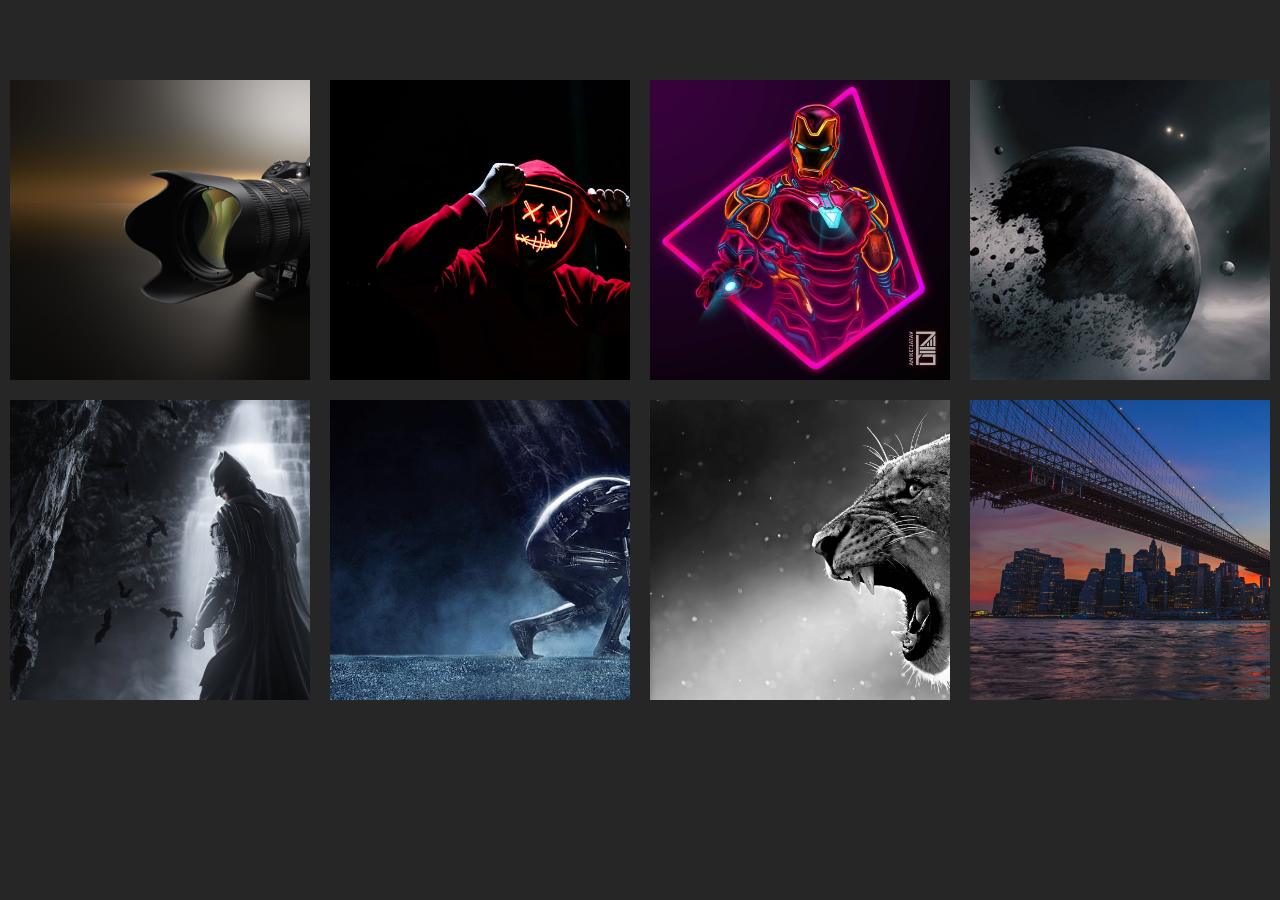
<file: ANIMATED CARDS/index.html>
<!DOCTYPE html>
<html lang="en">
<head>
  <meta charset="UTF-8">
  <meta http-equiv="X-UA-Compatible" content="IE=edge">
  <meta name="viewport" content="width=device-width, initial-scale=1.0">
  <title>Document</title>

  <link rel="stylesheet" href="style.css">
</head>
<body>
    <div class="container">
      <div class="box">
          <div class="imgBox">
            <img src="resim1.jpg">
          </div>
          <div class="details">
            <div class="content">
              <h2>Bu Nedir?</h2>
              <p>Lorem ipsum dolor sit amet consectetur adipisicing elit. Minus distinctio omnis optio a nostrum fugit. Perspiciatis tempora temporibus eos aspernatur, deleniti, tempore reprehenderit nisi consequatur sapiente vitae libero! Ab, iure.</p>
            </div>
          </div>
      </div>
      <div class="box">
        <div class="imgBox">
          <img src="resim2.jpg">
        </div>
        <div class="details">
          <div class="content">
            <h2>Bu Nedir?</h2>
            <p>Lorem ipsum dolor sit amet consectetur adipisicing elit. Minus distinctio omnis optio a nostrum fugit. Perspiciatis tempora temporibus eos aspernatur, deleniti, tempore reprehenderit nisi consequatur sapiente vitae libero! Ab, iure.</p>
          </div>
        </div>
      </div>
      <div class="box">
        <div class="imgBox">
          <img src="resim3.jpg">
        </div>
        <div class="details">
          <div class="content">
            <h2>Bu Nedir?</h2>
            <p>Lorem ipsum dolor sit amet consectetur adipisicing elit. Minus distinctio omnis optio a nostrum fugit. Perspiciatis tempora temporibus eos aspernatur, deleniti, tempore reprehenderit nisi consequatur sapiente vitae libero! Ab, iure.</p>
          </div>
        </div>
      </div>
      <div class="box">
        <div class="imgBox">
          <img src="resim4.webp">
        </div>
        <div class="details">
          <div class="content">
            <h2>Bu Nedir?</h2>
            <p>Lorem ipsum dolor sit amet consectetur adipisicing elit. Minus distinctio omnis optio a nostrum fugit. Perspiciatis tempora temporibus eos aspernatur, deleniti, tempore reprehenderit nisi consequatur sapiente vitae libero! Ab, iure.</p>
          </div>
        </div>
      </div>
      <div class="box">
        <div class="imgBox">
          <img src="resim5.jpg">
        </div>
        <div class="details">
          <div class="content">
            <h2>Bu Nedir?</h2>
            <p>Lorem ipsum dolor sit amet consectetur adipisicing elit. Minus distinctio omnis optio a nostrum fugit. Perspiciatis tempora temporibus eos aspernatur, deleniti, tempore reprehenderit nisi consequatur sapiente vitae libero! Ab, iure.</p>
          </div>
        </div>
      </div>
      <div class="box">
        <div class="imgBox">
          <img src="resim6.jpg">
        </div>
        <div class="details">
          <div class="content">
            <h2>Bu Nedir?</h2>
            <p>Lorem ipsum dolor sit amet consectetur adipisicing elit. Minus distinctio omnis optio a nostrum fugit. Perspiciatis tempora temporibus eos aspernatur, deleniti, tempore reprehenderit nisi consequatur sapiente vitae libero! Ab, iure.</p>
          </div>
        </div>
      </div>
      <div class="box">
        <div class="imgBox">
          <img src="resim7.jpg">
        </div>
        <div class="details">
          <div class="content">
            <h2>Bu Nedir?</h2>
            <p>Lorem ipsum dolor sit amet consectetur adipisicing elit. Minus distinctio omnis optio a nostrum fugit. Perspiciatis tempora temporibus eos aspernatur, deleniti, tempore reprehenderit nisi consequatur sapiente vitae libero! Ab, iure.</p>
          </div>
        </div>
      </div>
      <div class="box">
        <div class="imgBox">
          <img src="resim8.webp">
        </div>
        <div class="details">
          <div class="content">
            <h2>Bu Nedir?</h2>
            <p>Lorem ipsum dolor sit amet consectetur adipisicing elit. Minus distinctio omnis optio a nostrum fugit. Perspiciatis tempora temporibus eos aspernatur, deleniti, tempore reprehenderit nisi consequatur sapiente vitae libero! Ab, iure.</p>
          </div>
        </div>
      </div>
    </div>

</body>
</html>
</file>
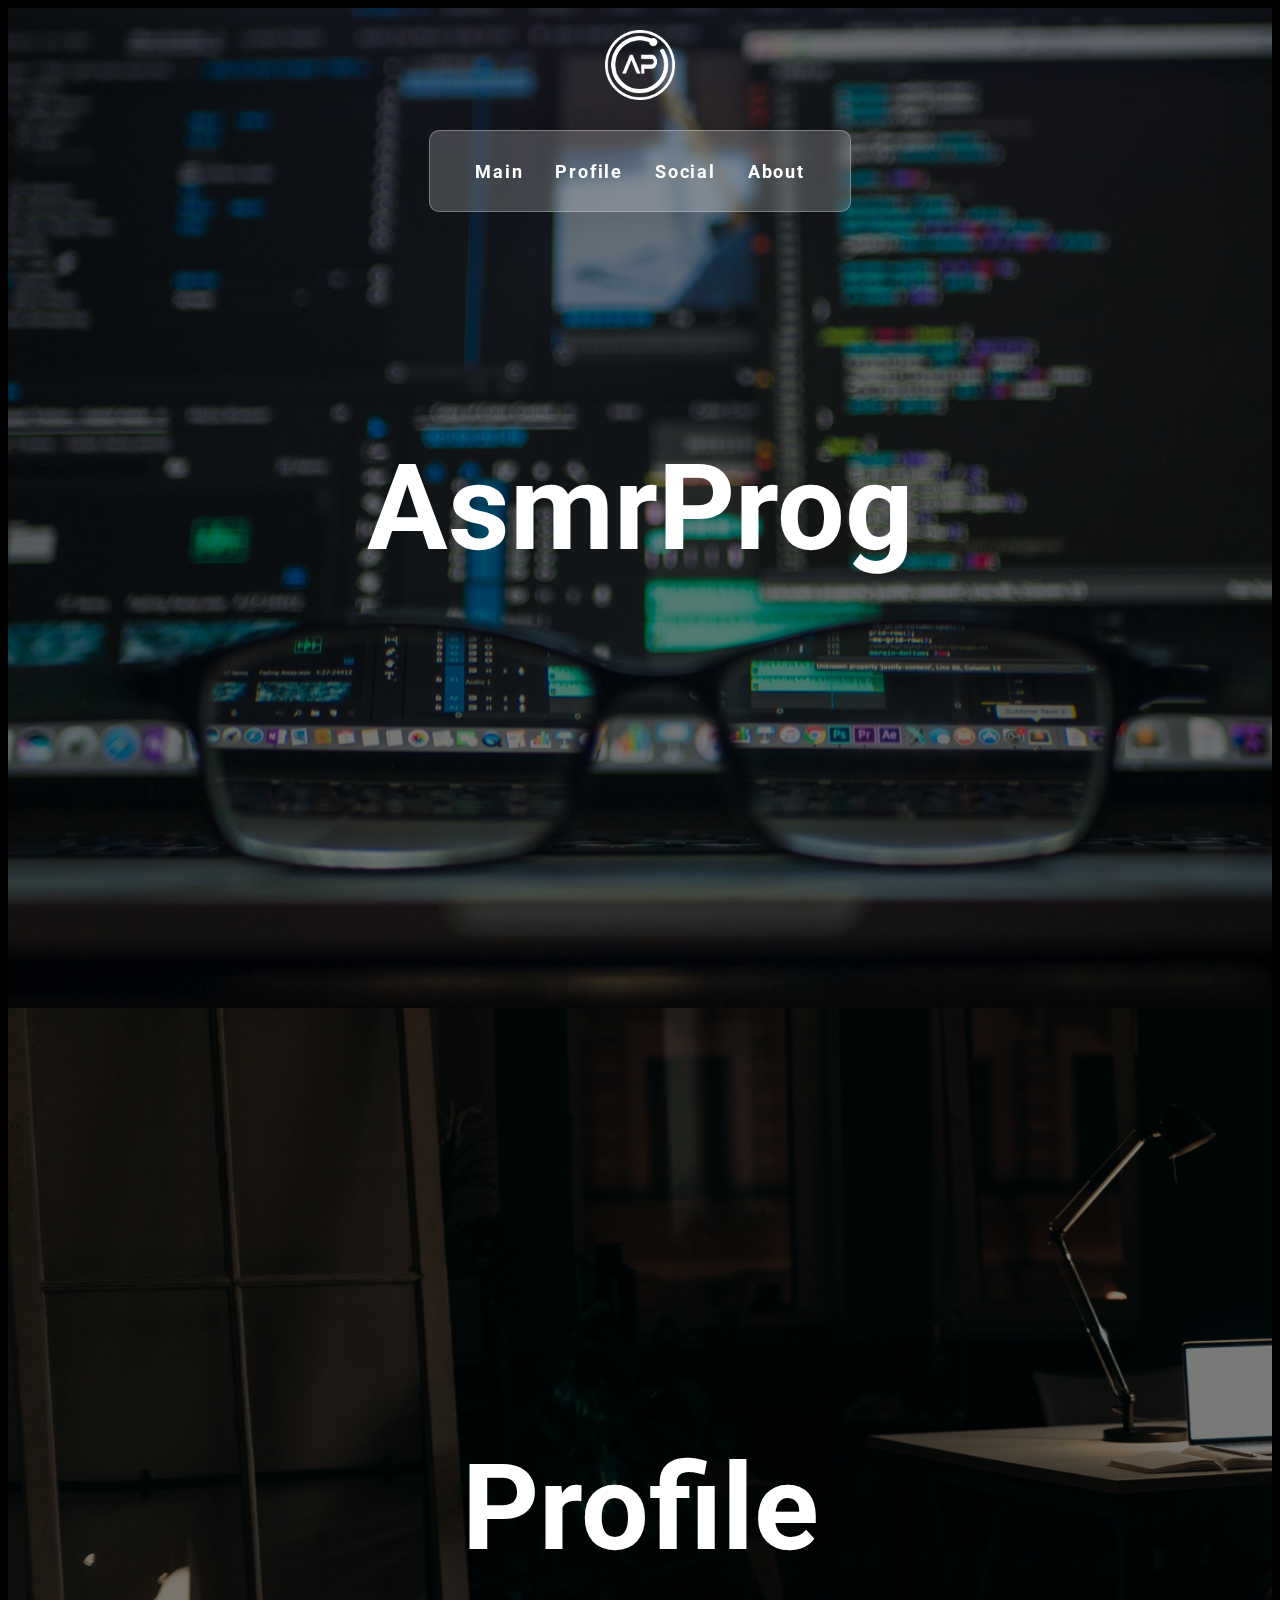
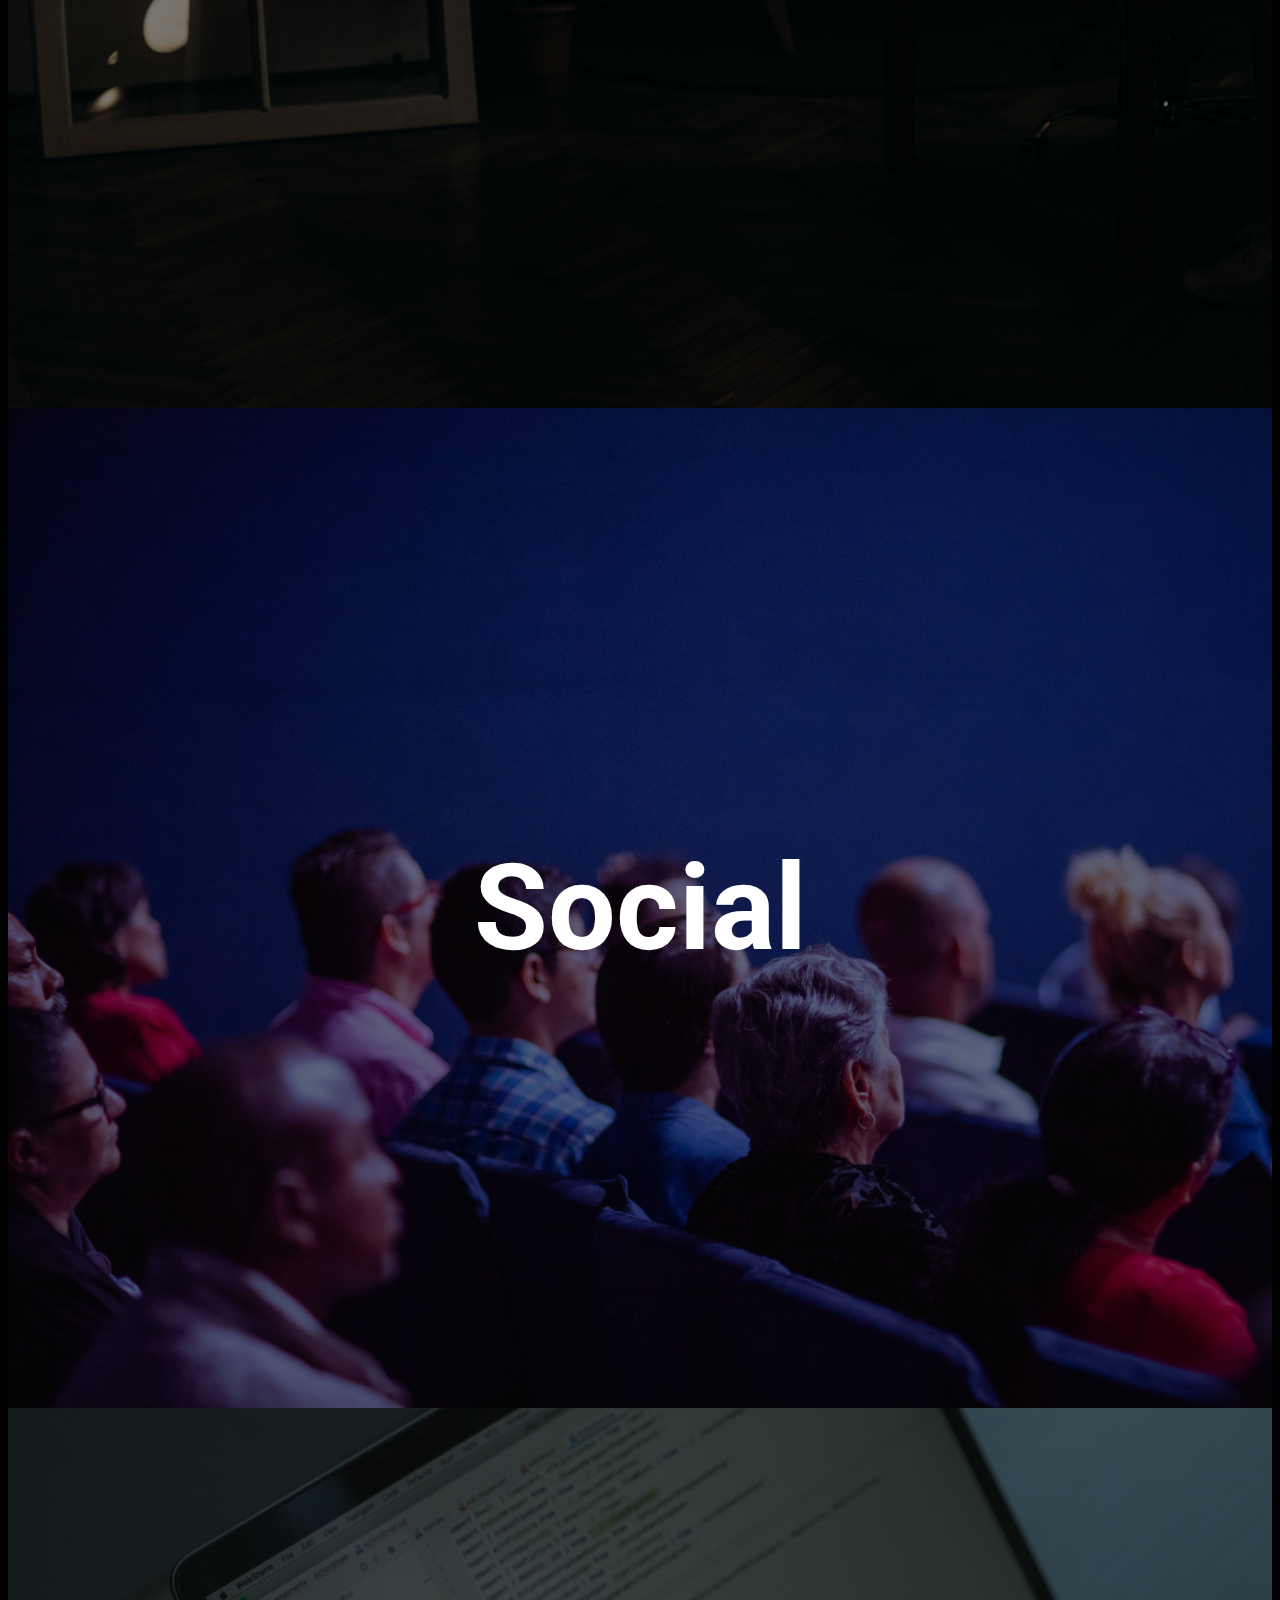
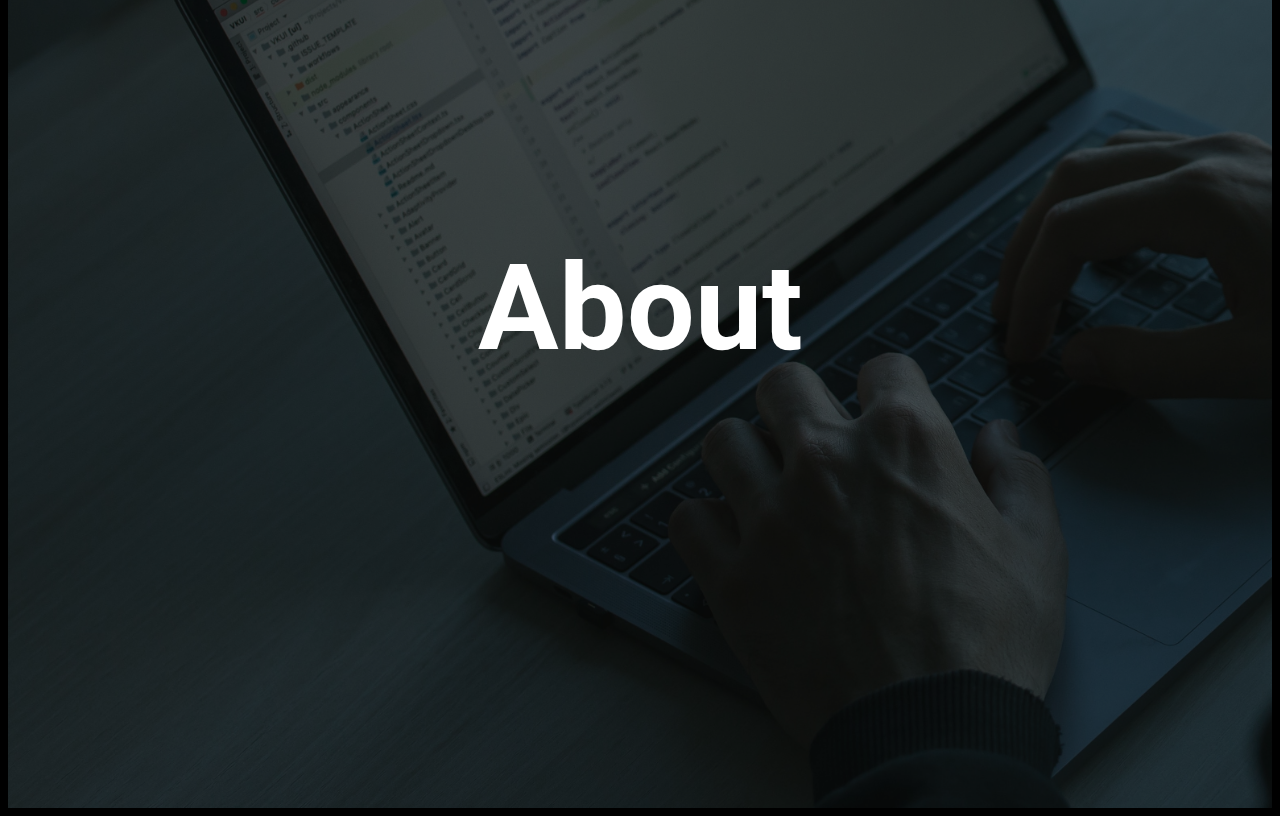
<file: Animated-Navbar-master/index.html>
<!DOCTYPE html>
<html lang="en">

<head>
    <meta charset="UTF-8">
    <meta name="viewport" content="width=device-width, initial-scale=1.0">
    <link rel="stylesheet" href="style.css">
    <title>Animated Scrolling Nav</title>
</head>

<body>

    <header>
        <img src="images/logo.png" id="logo">
        <nav>
            <a href="#main">Main</a>
            <a href="#profile">Profile</a>
            <a href="#social">Social</a>
            <a href="#about">About</a>
            <button id="menu">
                <span></span>
                <span></span>
            </button>
        </nav>
    </header>

    <div id="container">
        <section id="main" style="background-image: url(images/1.jpg);">
            <h1>AsmrProg</h1>
        </section>
        <section id="profile" style="background-image: url(images/2.jpg);">
            <h1>Profile</h1>
        </section>
        <section id="social" style="background-image: url(images/3.jpg);">
            <h1>Social</h1>
        </section>
        <section id="about" style="background-image: url(images/4.jpg);">
            <h1>About</h1>
        </section>
    </div>


    <script src="script.js"></script>
</body>

</html>
</file>
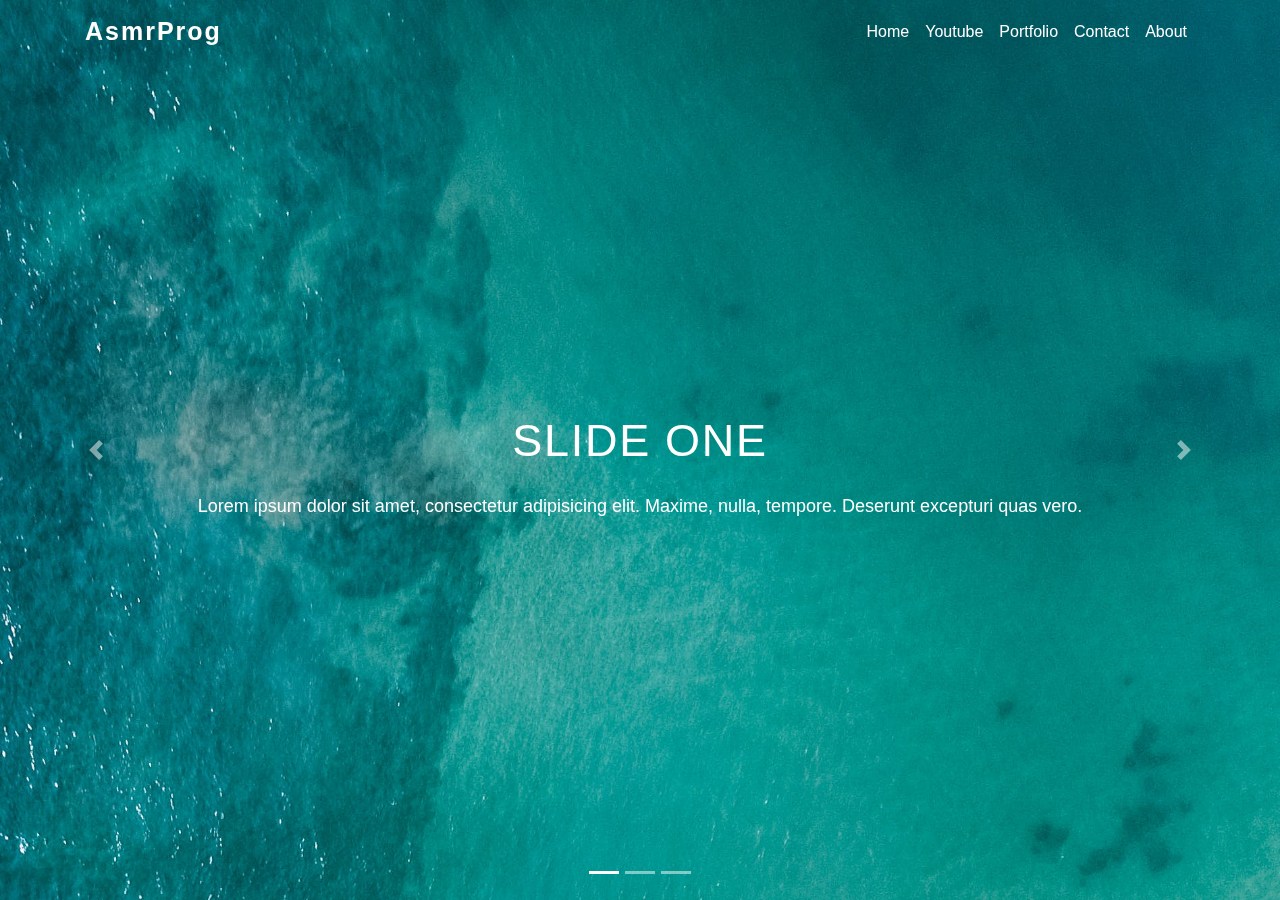
<file: Bootstrap-Slider-master/index.html>
<!DOCTYPE html>
<html lang="en">

<head>
    <meta charset="UTF-8">
    <meta name="viewport" content="width=device-width, initial-scale=1.0">
    <link rel="stylesheet" href="https://cdn.jsdelivr.net/npm/bootstrap@4.6.2/dist/css/bootstrap.min.css">
    <link rel="stylesheet" href="style.css">
    <title>Bootstrap Slider | AsmrProg</title>
</head>

<body>

    <nav class="navbar navbar-light fixed-top navbar-expand-lg">
        <div class="container">
            <a class="navbar-brand" href="#">AsmrProg</a>

            <button class="navbar-toggler" type="button" data-toggle="collapse" data-target="#navbarOpen">
                <span class="navbar-toggler-icon"></span>
            </button>

            <div class="collapse navbar-collapse" id="navbarOpen">
                <ul class="navbar-nav ml-auto">
                    <li class="nav-item">
                        <a class="nav-link" href="#">Home</a>
                    </li>
                    <li class="nav-item">
                        <a class="nav-link" href="#">Youtube</a>
                    </li>
                    <li class="nav-item">
                        <a class="nav-link" href="#">Portfolio</a>
                    </li>
                    <li class="nav-item">
                        <a class="nav-link" href="#">Contact</a>
                    </li>
                    <li class="nav-item">
                        <a class="nav-link" href="#">About</a>
                    </li>
                </ul>
            </div>

        </div>
    </nav>

    <div id="carouselIndicator" class="carousel slide" data-ride="carousel">
        <ol class="carousel-indicators">
            <li data-target="#carouselIndicator" data-slide-to="0" class="active"></li>
            <li data-target="#carouselIndicator" data-slide-to="1"></li>
            <li data-target="#carouselIndicator" data-slide-to="2"></li>
        </ol>

        <div class="carousel-inner">
            <div class="carousel-item active">
                <img src="aseets/1.jpg" class="d-block w-100">
                <div class="carousel-caption">
                    <h5>Slide One</h5>
                    <p class="d-none d-md-block">Lorem ipsum dolor sit amet, consectetur adipisicing elit. Maxime,
                        nulla, tempore.
                        Deserunt excepturi quas
                        vero.</p>
                </div>
            </div>
            <div class="carousel-item">
                <img src="aseets/2.jpg" class="d-block w-100">
                <div class="carousel-caption">
                    <h5>Slide Two</h5>
                    <p class="d-none d-md-block">Lorem ipsum dolor sit amet, consectetur adipisicing elit. Maxime,
                        nulla, tempore.
                        Deserunt excepturi quas
                        vero.</p>
                </div>
            </div>
            <div class="carousel-item">
                <img src="aseets/3.jpg" class="d-block w-100">
                <div class="carousel-caption">
                    <h5>Slide Three</h5>
                    <p class="d-none d-md-block">Lorem ipsum dolor sit amet, consectetur adipisicing elit. Maxime,
                        nulla, tempore.
                        Deserunt excepturi quas
                        vero.</p>
                </div>
            </div>
        </div>

        <a class="carousel-control-prev" href="#carouselIndicator" role="button" data-slide="prev">
            <span class="carousel-control-prev-icon"></span>
        </a>
        <a class="carousel-control-next" href="#carouselIndicator" role="button" data-slide="next">
            <span class="carousel-control-next-icon"></span>
        </a>

    </div>


    <script src="https://cdn.jsdelivr.net/npm/jquery@3.5.1/dist/jquery.slim.min.js"></script>
    <script src="https://cdn.jsdelivr.net/npm/bootstrap@4.6.2/dist/js/bootstrap.min.js"></script>
</body>

</html>
</file>
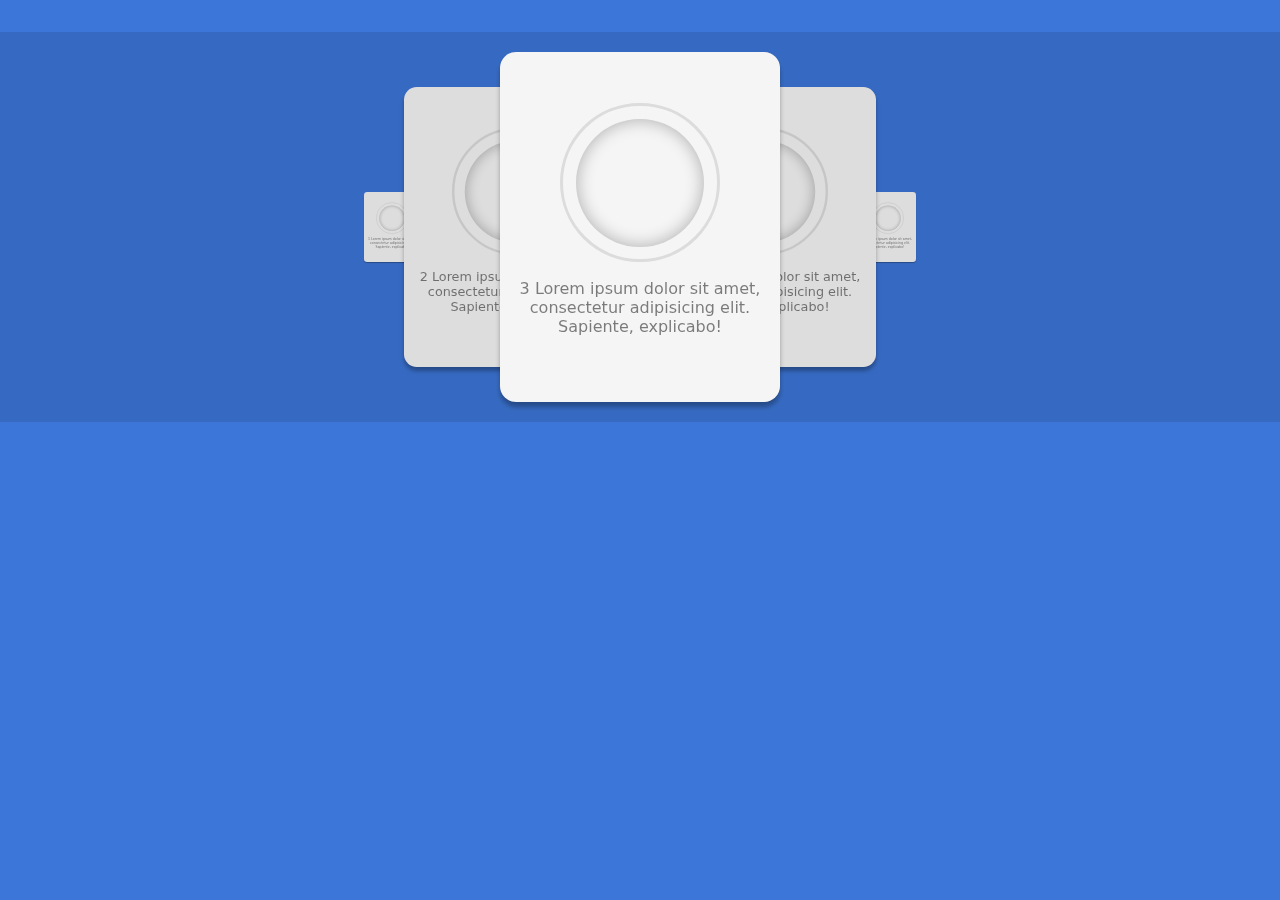
<file: carousel/index.html>
<!DOCTYPE html>
<html lang="en">
<head>
    <meta charset="UTF-8">
    <meta name="viewport" content="width=device-width, initial-scale=1.0">
    <title>Document</title>
    <link rel="stylesheet" href="./style.css">
</head>
<body>
<div class="container">
  <div class="card-carousel">
    <div class="card" id="1">
      <div class="image-container"></div>
      <p>1 Lorem ipsum dolor sit amet, consectetur adipisicing elit. Sapiente, explicabo!</p>
    </div>
    <div class="card" id="2">
      <div class="image-container"></div>
      <p>2 Lorem ipsum dolor sit amet, consectetur adipisicing elit. Sapiente, explicabo!</p>
    </div>
    <div class="card" id="3">
      <div class="image-container"></div>
      <p>3 Lorem ipsum dolor sit amet, consectetur adipisicing elit. Sapiente, explicabo!</p>
    </div>  
    <div class="card" id="4">
      <div class="image-container"></div>
      <p>4 Lorem ipsum dolor sit amet, consectetur adipisicing elit. Sapiente, explicabo!</p>
    </div>
    <div class="card" id="5">
      <div class="image-container"></div>
      <p>5 Lorem ipsum dolor sit amet, consectetur adipisicing elit. Sapiente, explicabo!</p>
    </div>
  </div>
  <a href="#" class="visuallyhidden card-controller">Carousel controller</a>
</div>
    <script src="./script.js"></script>
</body>
</html>
</file>
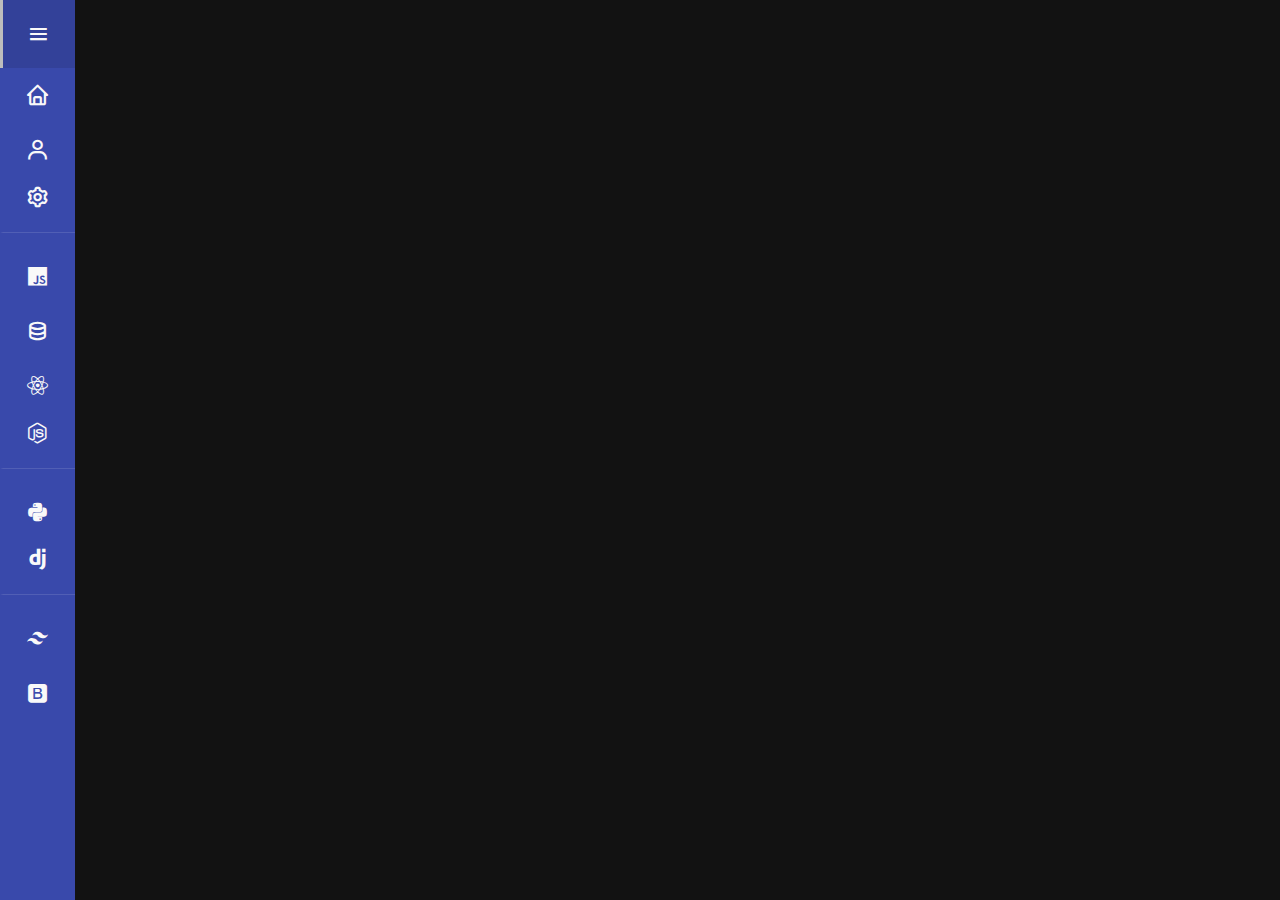
<file: Cool Sidebar/index.html>
<!DOCTYPE html>
<html lang="en">
<head>
    <meta charset="UTF-8">
    <meta http-equiv="X-UA-Compatible" content="IE=edge">
    <meta name="viewport" content="width=device-width, initial-scale=1.0">
    <link href='https://unpkg.com/boxicons@2.1.4/css/boxicons.min.css' rel='stylesheet'>
    <link rel="stylesheet" href="style.css">
    <title>SIDEBAR</title>
</head>
<body>
    <nav class="sidebar">
        <div class="sidebar-inner">
            <header class="sidebar-header">
                <button type="button" class="sidebar-burger" onclick="toggleSidebar()">
                    <i class='bx bx-menu'></i>
                </button>
            </header>
            <nav class="sidebar-menu">
                <button type="button">
                    <i class='bx bx-home' ></i>
                    <span>Home</span>
                </button>
                <button type="button">
                    <i class='bx bx-user' ></i>
                    <span>Accounts</span>
                </button>
                <button type="button" class="has-border">
                    <i class='bx bx-cog' ></i>
                    <span>Settings</span>
                </button>
                <button type="button">
                    <i class='bx bxl-javascript'></i>
                    <span>Javascript</span>
                </button>
                <button type="button">
                    <i class='bx bx-data' ></i>
                    <span>Mongo DB</span>
                </button>
                <button type="button">
                    <i class='bx bxl-react' ></i>
                    <span>React JS</span>
                </button>
                <button type="button" class="has-border">
                    <i class='bx bxl-nodejs' ></i>
                    <span>Node JS</span>
                </button>
                <button type="button">
                    <i class='bx bxl-python' ></i>
                    <span>Python</span>
                </button>
                <button type="button" class="has-border">
                    <i class='bx bxl-django' ></i>
                    <span>Django</span>
                </button>
                <button type="button">
                    <i class='bx bxl-tailwind-css' ></i>
                    <span>Tailwind</span>
                </button>
                <button type="button">
                    <i class='bx bxl-bootstrap' ></i>
                    <span>Bootstrap</span>
                </button>
            </nav>
        </div>
    </nav>
<script src="./script.js"></script>
</body>
</html>
</file>
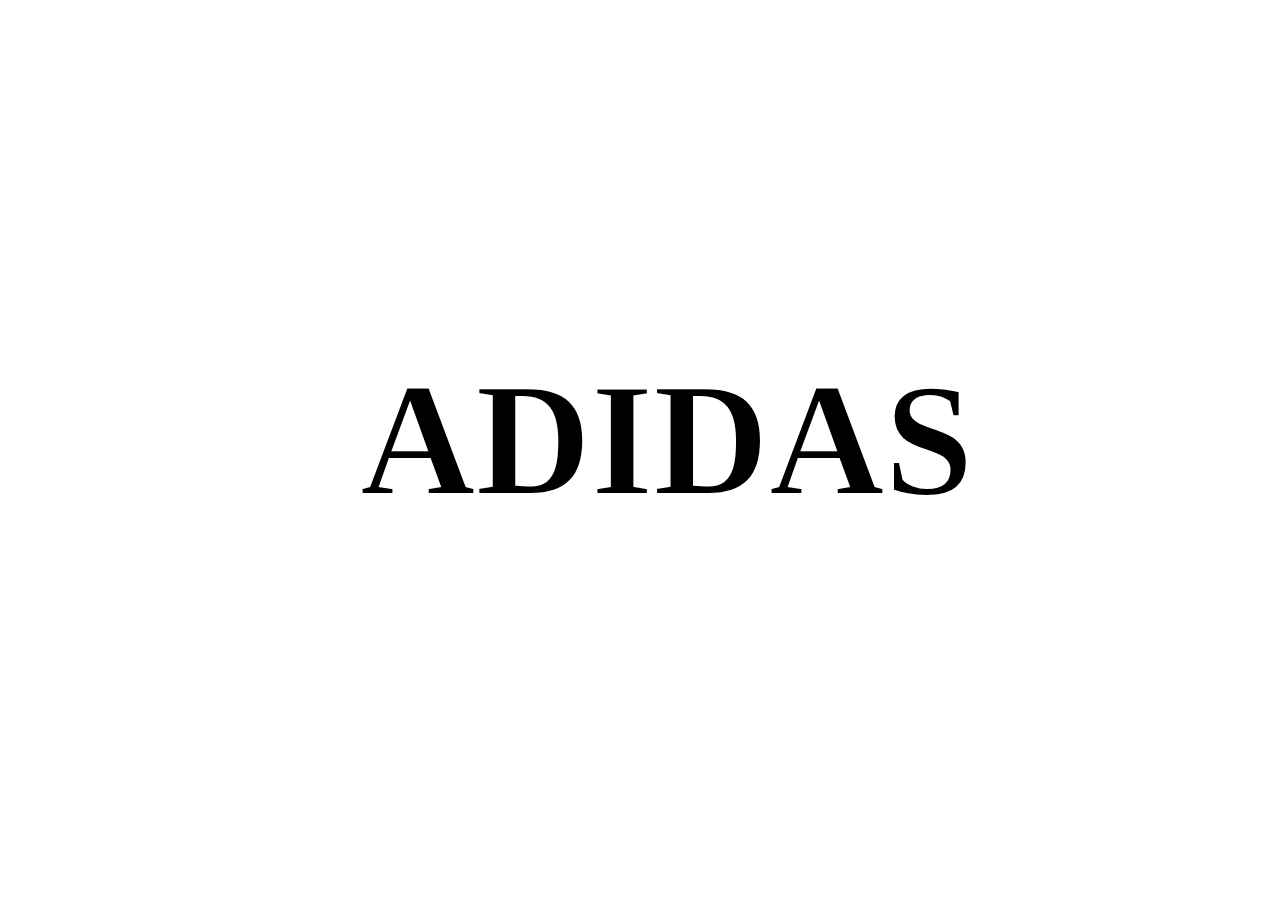
<file: CSS ANIMATION WITH PICTURE/index.html>
<!DOCTYPE html>
<html lang="tr">
  <head>
    <meta charset="UTF-8" />
    <meta name="viewport" content="width=device-width, initial-scale=1.0" />
    <title>Animation</title>
    <link
      href="https://fonts.googleapis.com/css2?family=Kanit:wght@800&display=swap"
      rel="stylesheet"
    />
    <link rel="stylesheet" href="style.css" />
  </head>
  <body>
    <div class="container">
        <h1>ADIDAS</h1>
        <img src="adidas.png">
        <h1>ADIDAS</h1>
    </div>
  </body>
</html>
</file>
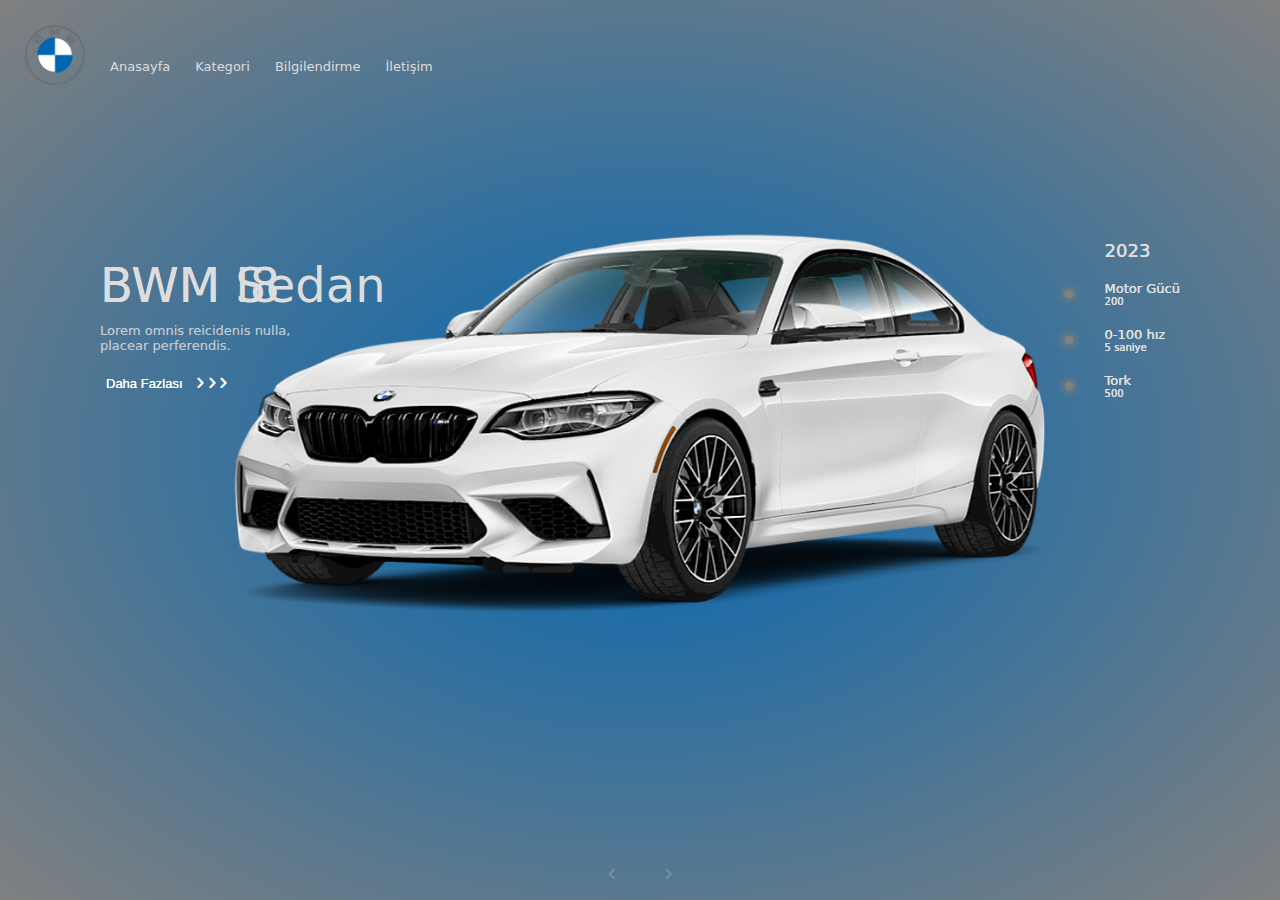
<file: CSS JS TRANSITION/index.html>
<!DOCTYPE html>
<html lang="en">
<head>
    <meta charset="UTF-8">
    <meta name="viewport" content="width=device-width, initial-scale=1.0">
    <title>BWM Slider</title>

    <link rel="stylesheet" href="style.css">
    <link rel="stylesheet" href="https://cdnjs.cloudflare.com/ajax/libs/font-awesome/6.2.0/css/all.min.css">
</head>
<body>
    <div class="container">
        <div class="header">
            <img src="logo.png" class="logo">
            <ul>
                <li>Anasayfa</li>
                <li>Kategori</li>
                <li>Bilgilendirme</li>
                <li>İletişim</li>
            </ul> 
        </div>
        <div id="slide">
            <div class="item">
                <div class="image">
                    <img src="i8.png">
                </div>
                <div class="content">
                    <div class="left">
                        <h1>BWM I8</h1>
                        <div class="des">Lorem omnis reicidenis nulla, <br> placear perferendis.</div>
                        <button>Daha Fazlası
                            <i class="fa-solid fa-angle-right"></i>
                            <i class="fa-solid fa-angle-right"></i>
                            <i class="fa-solid fa-angle-right"></i>
                        </button>
                    </div>
                    <div class="right">
                        <h2>2023</h2>
                        <ul>
                            <li>
                                <p>Motor Gücü</p>
                                <p>200</p>
                            </li>
                            <li>
                                <p>0-100 hız</p>
                                <p>5 saniye</p>
                            </li>
                            <li>
                                <p>Tork</p>
                                <p>500</p>
                            </li>
                        </ul>
                    </div>
                </div>
            </div>

            <div class="item">
                <div class="image">
                    <img src="img1.png">
                </div>
                <div class="content">
                    <div class="left">
                        <h1>BWM Sedan</h1>
                        <div class="des">Lorem omnis reicidenis nulla, <br> placear perferendis.</div>
                        <button>Daha Fazlası
                            <i class="fa-solid fa-angle-right"></i>
                            <i class="fa-solid fa-angle-right"></i>
                            <i class="fa-solid fa-angle-right"></i>
                        </button>
                    </div>
                    <div class="right">
                        <h2>2023</h2>
                        <ul>
                            <li>
                                <p>Motor Gücü</p>
                                <p>200</p>
                            </li>
                            <li>
                                <p>0-100 hız</p>
                                <p>5 saniye</p>
                            </li>
                            <li>
                                <p>Tork</p>
                                <p>500</p>
                            </li>
                        </ul>
                    </div>
                </div>
            </div>

            <div class="item">
                <div class="image">
                    <img src="coupe.png">
                </div>
                <div class="content">
                    <div class="left">
                        <h1>BWM Coupe</h1>
                        <div class="des">Lorem omnis reicidenis nulla, <br> placear perferendis.</div>
                        <button>Daha Fazlası
                            <i class="fa-solid fa-angle-right"></i>
                            <i class="fa-solid fa-angle-right"></i>
                            <i class="fa-solid fa-angle-right"></i>
                        </button>
                    </div>
                    <div class="right">
                        <h2>2023</h2>
                        <ul>
                            <li>
                                <p>Motor Gücü</p>
                                <p>200</p>
                            </li>
                            <li>
                                <p>0-100 hız</p>
                                <p>5 saniye</p>
                            </li>
                            <li>
                                <p>Tork</p>
                                <p>500</p>
                            </li>
                        </ul>
                    </div>
                </div>
            </div>
        </div>
        <div class="direction">
            <button id="prev"><i class="fa-solid fa-angle-left"></i></button>
            <button id="next"><i class="fa-solid fa-angle-right"></i></button>
        </div>
    </div>
    <script src="script.js"></script>
</body>
</html>
</file>
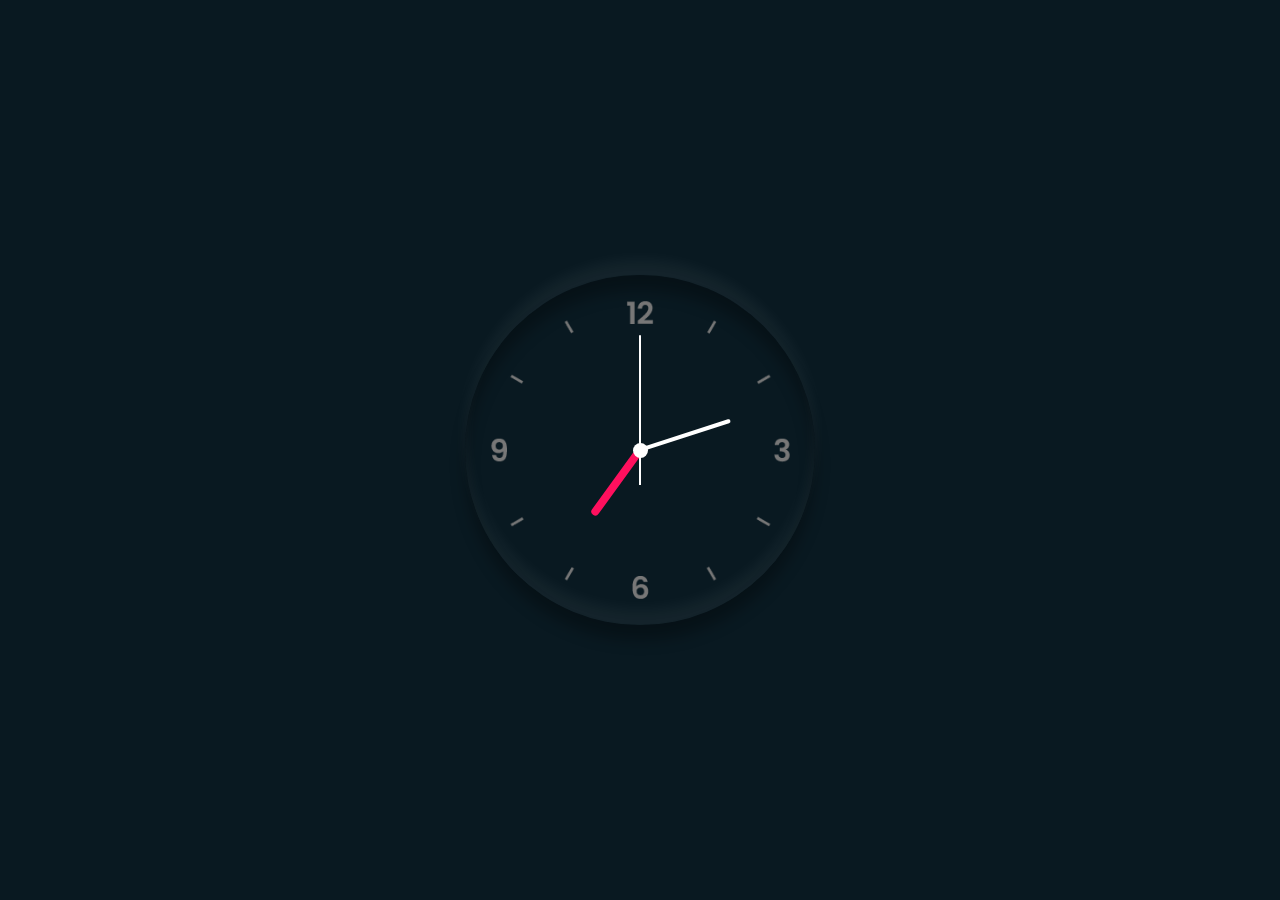
<file: CSS JS WATCH/index.html>
<!DOCTYPE html>
<html lang="en">
<head>
    <meta charset="UTF-8">
    <meta http-equiv="X-UA-Compatible" content="IE=edge">
    <meta name="viewport" content="width=device-width, initial-scale=1.0">
    <title>Js Clock</title>

    <link rel="stylesheet" href="style.css">
</head>
<body>
    
    <div class="clock">

        <div class="hour">
            <div class="hr" id="hr"></div>
        </div>

        <div class="min">
            <div class="mn" id="mn"></div>
        </div>

        <div class="sec">
            <div class="sc" id="sc"></div>
        </div>

    </div>

    <script type="text/javascript">

        const deg = 6;
        const hr = document.querySelector('#hr');
        const mn = document.querySelector('#mn');
        const sc = document.querySelector('#sc');

        setInterval(() => {
            let day = new Date();
            let hh = day.getHours() * 30;
            let mm = day.getMinutes() * deg;
            let ss = day.getSeconds() * deg;

            hr.style.transform = `rotateZ(${hh+(mm/12)}deg)`;
            mn.style.transform = `rotateZ(${(mm)}deg)`;
            sc.style.transform = `rotateZ(${(ss)}deg)`;
        })

    </script>

</body>
</html>
</file>
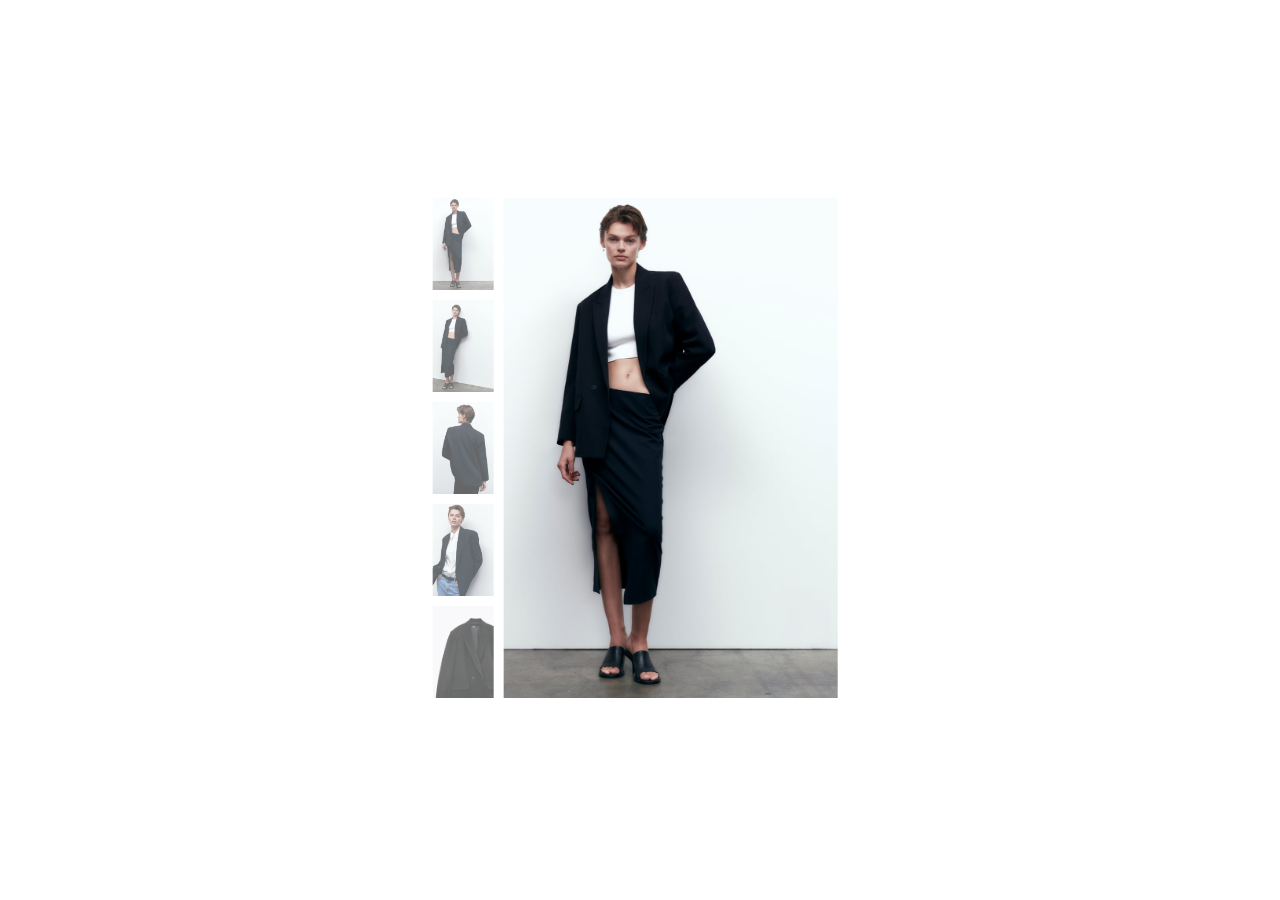
<file: ECOMMERCE PRODUCT PAGE/index.html>
<!DOCTYPE html>
<html lang="en">
<head>
    <meta charset="UTF-8">
    <meta http-equiv="X-UA-Compatible" content="IE=edge">
    <meta name="viewport" content="width=device-width, initial-scale=1.0">
    <title>E-Commerce</title>

    <link rel="stylesheet" href="style.css">
</head>
<body>
    

    <div class="product">

        <div class="product-small-img">
            <img src="img1.jpg" onclick="myFunction(this)">
            <img src="img2.jpg" onclick="myFunction(this)">
            <img src="img3.jpg" onclick="myFunction(this)">
            <img src="img4.jpg" onclick="myFunction(this)">
            <img src="img5.jpg" onclick="myFunction(this)">
        </div>

        <div class="img-container">
            <img id="imageBox" src="img1.jpg">
        </div>

        <script>
            function myFunction(small){
                var fullImg = document.getElementById("imageBox");
                fullImg.src = small.src;
            }
        </script>

    </div>

</body>
</html>
</file>
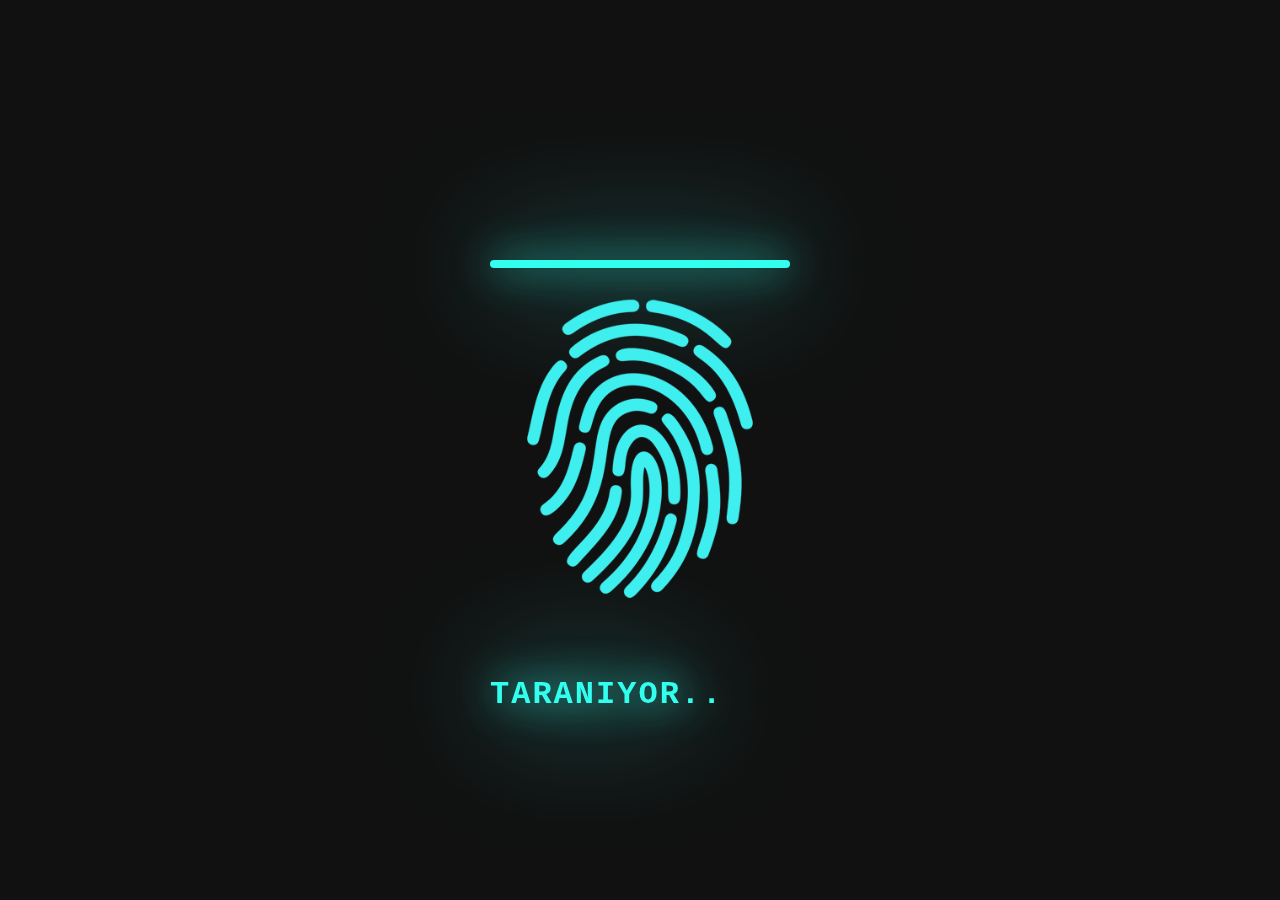
<file: FingerPrint Scanner Animation/index.html>
<!DOCTYPE html>
<html lang="en">
<head>
    <meta charset="UTF-8">
    <meta http-equiv="X-UA-Compatible" content="IE=edge">
    <meta name="viewport" content="width=device-width, initial-scale=1.0">
    <link rel="stylesheet" href="style.css">
    <title>Parmak izi</title>

</head>
<body>
    <div class="scan">
        <div class="fingerprint">
            <h3>Taranıyor..</h3>
        </div>
    </div>
</body>
</html>
</file>
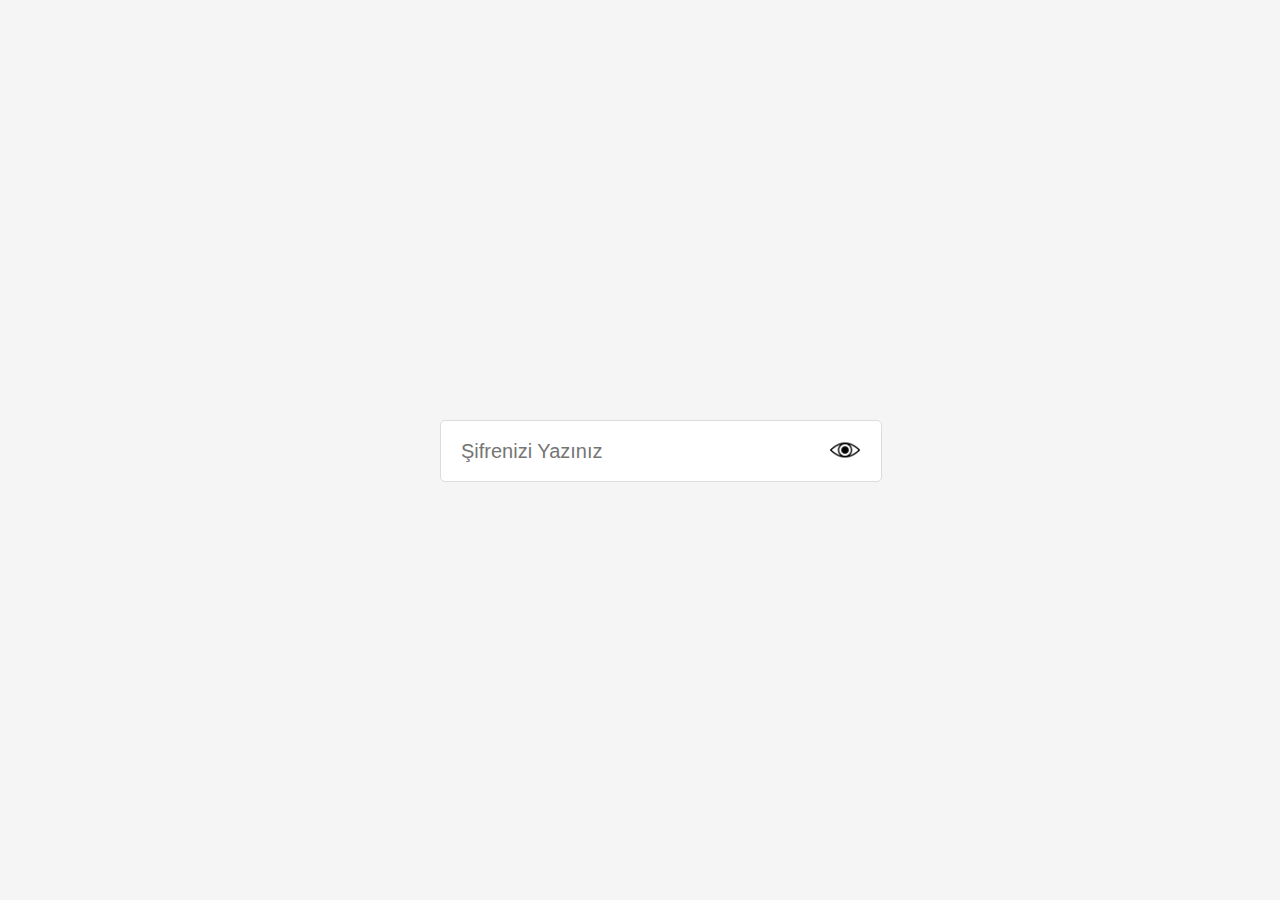
<file: HIDE PASSWORD/index.html>
<!DOCTYPE html>
<html lang="en">
<head>
    <meta charset="UTF-8">
    <meta http-equiv="X-UA-Compatible" content="IE=edge">
    <meta name="viewport" content="width=device-width, initial-scale=1.0">
    <title>Şifre Göster/Gizle</title>
    <link rel="stylesheet" href="style.css">
</head>
<body>
    <div class="container">
        <input type="password" placeholder="Şifrenizi Yazınız" id="password">
        <div id="toggle" onclick="showHidePass();"></div>
    </div>

    <script>
        var password = document.getElementById("password");
        var toggle = document.getElementById("toggle");

        function showHidePass() {
            if (password.type === "password") {
                password.setAttribute('type', 'text');
                toggle.classList.add('hide');
            } else {
                password.setAttribute('type', 'password');
                toggle.classList.remove('hide');
            }
        }
    </script>
</body>
</html>
</file>
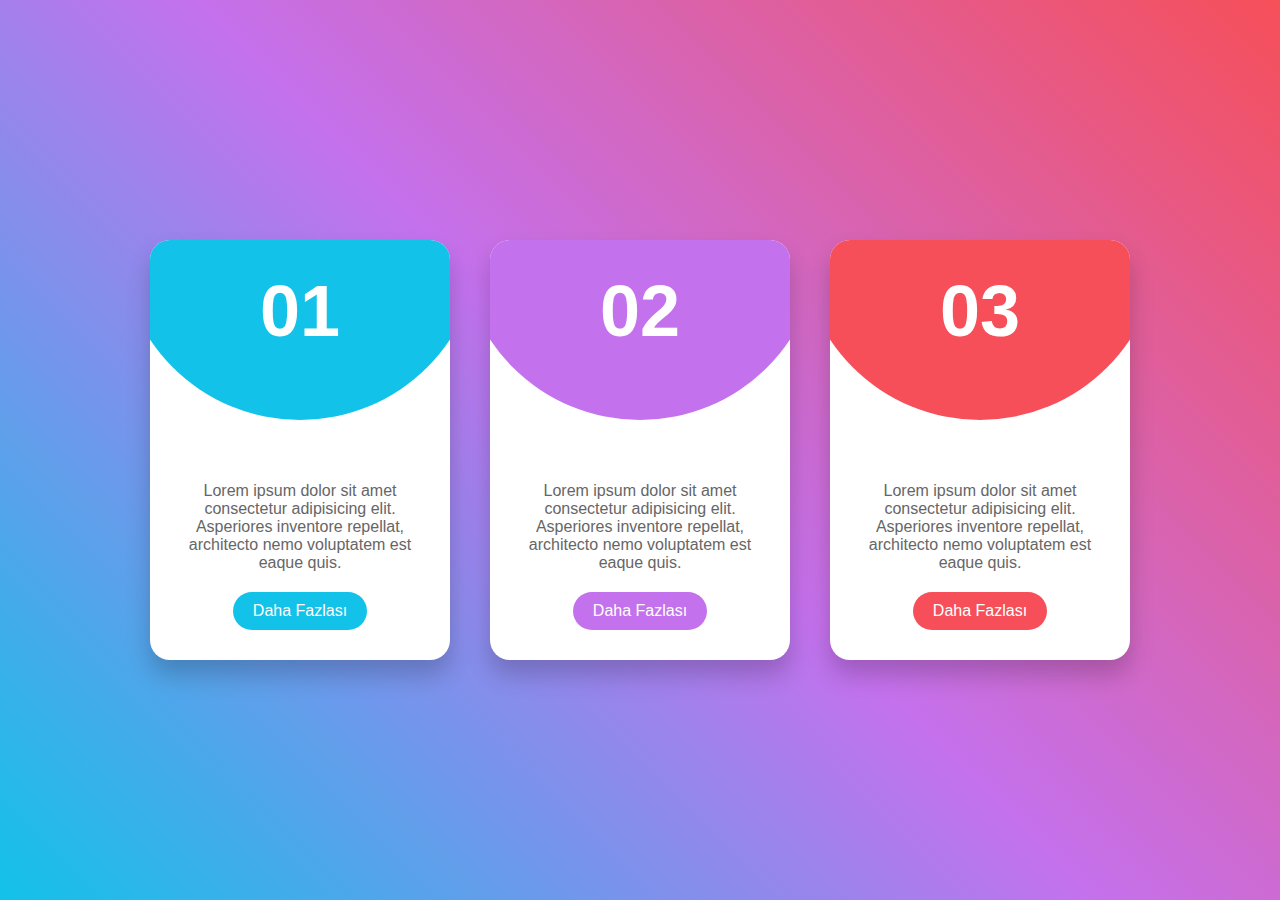
<file: HOVER CARD/index.html>
<html>
    <head>
        <title>UI Card Design</title>
        <link rel="stylesheet" href="style.css">
    </head>

    <body>
        <div class="container">
            <div class="card">
                <div class="circle">
                    <h2>01</h2>
                </div>
                <div class="content">
                    <p>Lorem ipsum dolor sit amet consectetur adipisicing elit. 
                        Asperiores inventore repellat, architecto nemo voluptatem est eaque quis.</p>
                    <a href="#">Daha Fazlası</a>
                </div>
            </div>
            <div class="card">
                <div class="circle">
                    <h2>02</h2>
                </div>
                <div class="content">
                    <p>Lorem ipsum dolor sit amet consectetur adipisicing elit. 
                        Asperiores inventore repellat, architecto nemo voluptatem est eaque quis.</p>
                    <a href="#">Daha Fazlası</a>
                </div>
            </div>
            <div class="card">
                <div class="circle">
                    <h2>03</h2>
                </div>
                <div class="content">
                    <p>Lorem ipsum dolor sit amet consectetur adipisicing elit. 
                        Asperiores inventore repellat, architecto nemo voluptatem est eaque quis.</p>
                    <a href="#">Daha Fazlası</a>
                </div>
            </div>
        </div>
    </body>
</html>
</file>
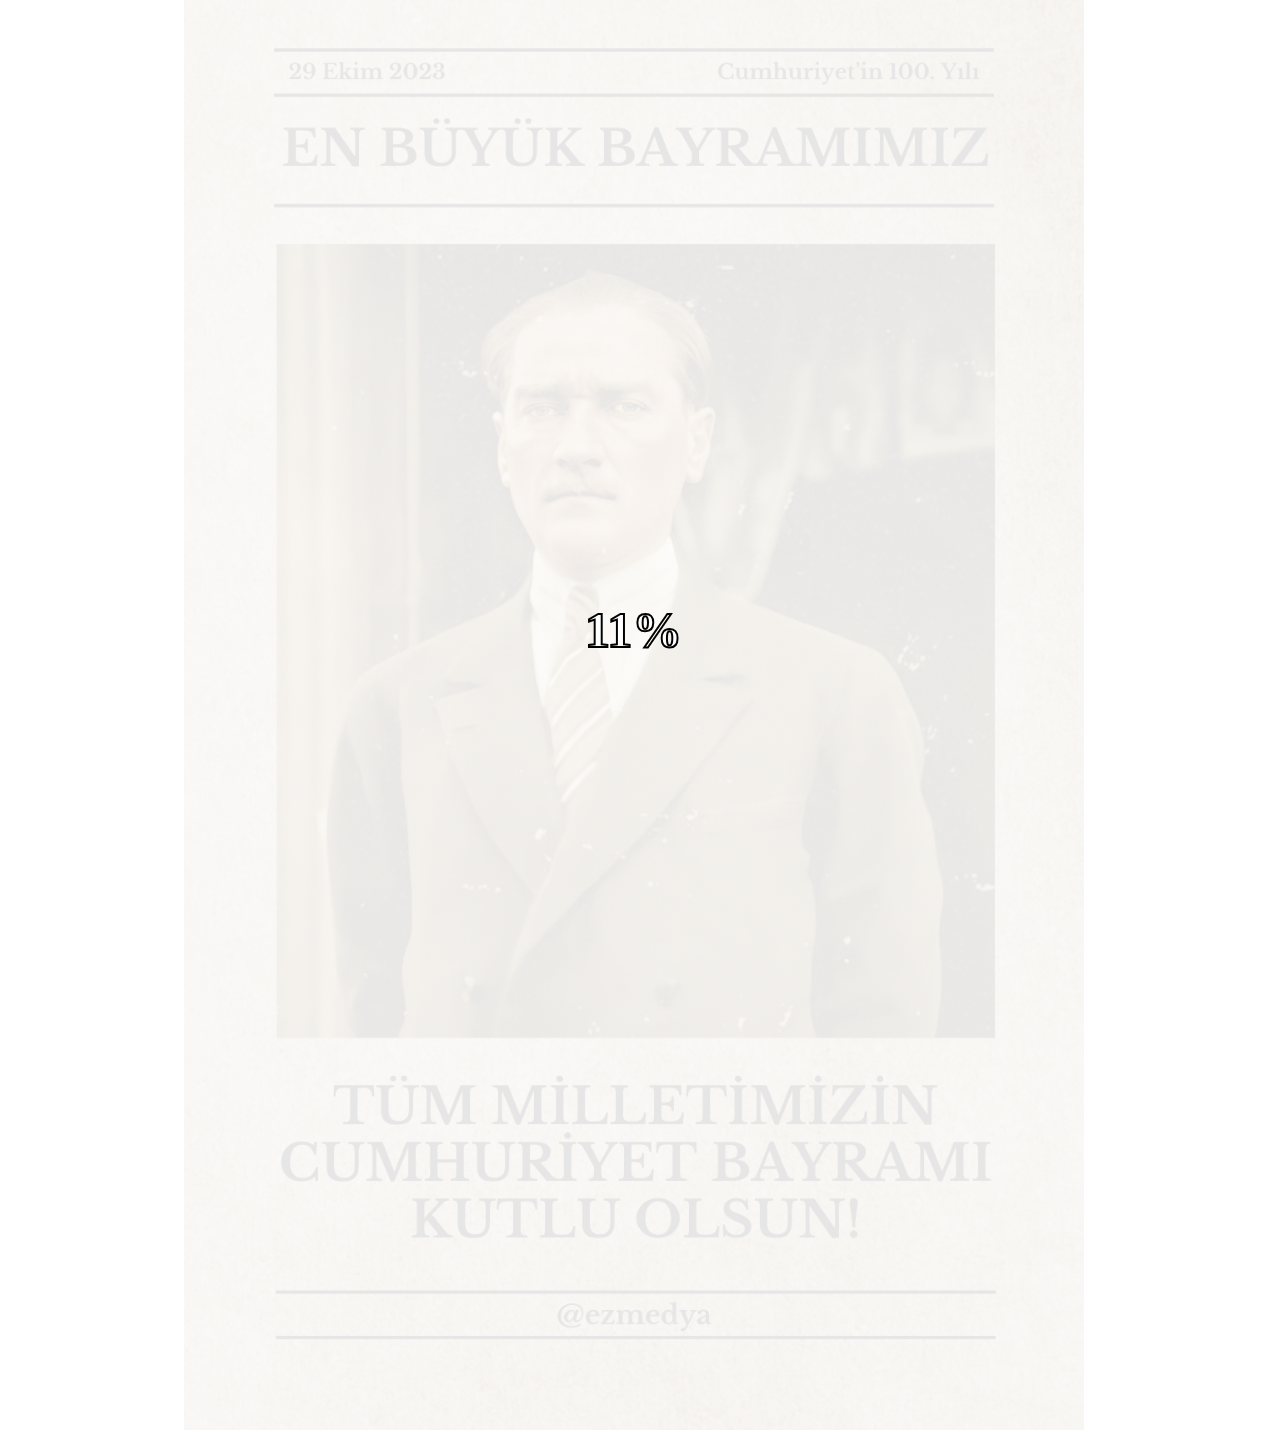
<file: LOADING PICTURE/index.html>
<!DOCTYPE html>
<html lang="en">
<head>
    <meta charset="UTF-8">
    <meta name="viewport" content="width=device-width, initial-scale=1.0">
    <title>Image loading blur effect</title>

    <link rel="stylesheet" href="style.css">
</head>
<body>
    <div class="loader-container">
        <div class="image" id="image">
            <img src="background.jpg" class="center">
        </div>
        <div id="number" class="number center">0</div>
    </div>

    <script src="script.js"></script>
</body>
</html>
</file>
<file: ANIMATED CARDS/style.css>
body{
    margin: 0;
    padding: 0;
    background: #262626;
    font-family: sans-serif;
}

.container{
    width: 1280px;
    margin: 70px auto 0;
    display: flex;
    flex-direction: row;
    flex-wrap: wrap;
}

.box{
    position: relative;
    width: 300px;
    height: 300px;
    background: #ff0;
    margin: 10px;
    box-sizing: border-box;
    display: inline-block;
}

.imgBox{
    position: relative;
    overflow: hidden;
}

.imgBox img{
    max-height: 300px;
    transition: transform 2s;
}

.box:hover .imgBox img{
    transform: scale(1.2);
}

.details{
    position: absolute;
    top: 10px;
    left: 10px;
    bottom: 10px;
    right: 10px;
    background: rgba(0, 0, 0, .8);
    transform: scaleY(0);
    transition: transform .5s;
}

.box:hover .details{
    transform: scaleY(1);
}

.content{
    position: absolute;
    top: 50%;
    transform: translateY(-50%);
    text-align: center;
    padding: 15px;
    color: #fff;
}

.content h2{
    margin: 0;
    padding: 0;
    font-size: 20px;
    color: #ff0;
}

.content p{
    margin: 10px 0 0;
    padding: 0;
}
</file>
<file: Animated-Navbar-master/style.css>
@import url('https://fonts.googleapis.com/css2?family=Roboto:wght@300;400;500;700&display=swap');

body{
    background-color: #000;
    color: #fff;
    font-family: 'Roboto', sans-serif;
    overflow-x: hidden;
}

#container{
    transition: 1s all ease-in-out;
}

#container.menuopen{
    filter: blur(8px);
    transform: scale(1.2);
}

section{
    display: flex;
    align-items: center;
    justify-content: center;
    height: 100vh;
    position: relative;
    background-size: cover;
    padding: 50px;
}

section::after{
    content: "";
    position: absolute;
    background-color: #000;
    height: 100%;
    width: 100%;
    top: 0;
    left: 0;
    opacity: 0.5;
}

section h1{
    font-size: 120px;
    z-index: 2;
}

header{
    z-index: 9999;
    position: relative;
}

header #logo{
    position: fixed;
    top: 30px;
    left: 0;
    right: 0;
    width: 70px;
    height: auto;
    margin: 0 auto;
    opacity: 1;
    transition: all 0.3s cubic-bezier(0.215, 0.61, 0.355, 1) 0.6s;
}

header nav{
    height: 80px;
    display: flex;
    align-items: center;
    justify-content: center;
    position: fixed;
    left: 0;
    right: 0;
    width: 420px;
    z-index: 100;
    top: 130px;
    margin: 0 auto;
    background: rgba(255, 255, 255, 0.2);
    box-shadow: 0 4px 30px rgba(0, 0, 0, 0.1);
    backdrop-filter: blur(5px);
    -webkit-backdrop-filter: blur(5px);
    border-radius: 10px;
    border: 1px solid rgba(255, 255, 255, 0.3);
    transition: 1s all cubic-bezier(0.080, 0.9, 0.18, 1) 0.2s;
}

header nav a{
    color: #fff;
    text-decoration: none;
    font-weight: 700;
    padding: 10px 16px;
    font-size: 18px;
    letter-spacing: 1.8px;
    transition: 0.3s all cubic-bezier(0.080, 0.9, 0.18, 1) 0.6s, 0.3s color ease;
}

header nav a:hover{
    color: #000;
}

header nav button{
    background: rgba(255, 255, 255, 0.1);
    box-shadow: 0 4px 30px rgba(0, 0, 0, 0.1);
    width: 60px;
    height: 60px;
    backdrop-filter: blur(5px);
    -webkit-backdrop-filter: blur(5px);
    border: 1px solid rgba(255, 255, 255, 0.3);
    position: absolute;
    z-index: 100;
    left: 0;
    right: 0;
    top: 0;
    bottom: 0;
    margin: auto;
    border-radius: 100%;
    cursor: pointer;
    transform: scale(0);
    transition: 0.3s all cubic-bezier(0.080, 0.9, 0.18, 1) 0.2s;
}

header nav button span{
    width: 50%;
    background-color: #fff;
    height: 3px;
    display: block;
    margin: 4px auto;
    transform: scale(0);
    transition: 0.6s transform cubic-bezier(0.080, 0.9, 0.18, 1) 0s, 0.3s margin ease-in 0s;
}

header nav button:hover span{
    margin: 9px auto;
}

header.sticky #logo{
    opacity: 0;
}

header.sticky nav{
    top: 20px;
    padding: 0;
    width: 80px;
    height: 80px;
}

header.sticky nav button{
    transform: scale(1);
    transition-delay: 0.3s;
}

header.sticky nav button span{
    transform: scaleX(1);
    transition: 0.6s transform cubic-bezier(0.080, 0.9, 0.18, 1) 0.8s, 0.3s margin ease-in 0s;
}

header.sticky nav a{
    opacity: 0;
    transform: scale(0.3);
    transition-delay: 0.1s;
}

@media screen and (max-width: 520px) {
    
    header nav{
        height: 60px;
        width: 390px;
    }

    header nav button{
        width: 50px;
        height: 50px;
    }

    header nav a{
        font-size: 16px;
    }

    section h1{
        font-size: 80px;
    }

    header.sticky nav{
        width: 70px;
        height: 70px;
    }

}
</file>
<file: Bootstrap-Slider-master/style.css>
.carousel-item{
    height: 100vh;
    min-height: 300px;
}

.carousel-item img{
    background-size: cover;
}

.carousel-caption{
    bottom: 40%;
}

.carousel-caption h5{
    font-size: 45px;
    text-transform: uppercase;
    margin-bottom: 25px;
    letter-spacing: 1.7px;
}

.carousel-caption p{
    width: 100%;
    margin: auto;
    font-size: 18px;
}

.navbar-light .navbar-brand{
    color: #fff;
    font-size: 25px;
    font-weight: bold;
    letter-spacing: 2px;
    transition: color 0.3s ease;
}

.navbar-nav .nav-item .nav-link{
    color: #fff;
    transition: color 0.3s ease;
}

.navbar-toggler{
    background: #fff;
    outline: none !important;
    font-size: 18px;
    line-height: 0.3;
    padding: 1px 5px;
}

.navbar-nav{
    text-align: center;
}

.nav-link{
    padding: 5px;
}
</file>
<file: carousel/style.css>
* {
    box-sizing: border-box;
    margin: 0;
    padding: 0;
  }
  html {
    font-family: system-ui;
    background: #3d76d9;
  }
  .visuallyhidden {
    position: absolute;
    z-index: -1;
    right: 0;
    opacity: 0;
    
  }
  h1 {
    color: white;
    text-align: center;
    margin-top: 1em;
  }
  .container {
    overflow: hidden;
    padding: 20px;
    margin-top: 2em;
    background: rgba(0,0,0,.1)
  }
  .card-carousel {
    --card-width: 80%;
    --card-max-width: 280px;
    --card-height: 350px;
    --carousel-min-width: 600px;
    z-index: 1;
    position: relative;
    margin: 0 auto;
    width: 100%;
    height: var(--card-height);
    min-width: var(--carousel-min-width);
    transition: filter .3s ease;
  }
  @media screen and (max-width: 640px) {
    .card-carousel {
      margin-left: calc((100vw - var(--carousel-min-width) - 40px) / 2)
    }
  }
  .card-carousel.smooth-return {
    transition: all .2s ease;
  }
  .card-carousel .card {
    background: whitesmoke;
    width: var(--card-width);
    max-width: var(--card-max-width);
    text-align: center;
    padding: 1em;
    min-width: 250px;
    height: var(--card-height);
    position: absolute;
    margin: 0 auto;
    color: rgba(0,0,0,.5);
    transition: inherit;
    -webkit-box-shadow: 0px 5px 5px 0px rgba(0,0,0,0.3);
    -moz-box-shadow: 0px 5px 5px 0px rgba(0,0,0,0.3);
    box-shadow: 0px 5px 5px 0px rgba(0,0,0,0.3);
    border-radius: 1em;
    filter: brightness(.9);
    display: flex;
    flex-direction: column;
    align-items: center;
    justify-content: center;
  }
  .card.highlight {
    filter: brightness(1)
  }
  .card:nth-of-type(1) .image-container {
      background-image: url("https://static.addtoany.com/images/dracaena-cinnabari.jpg");
  }
   
  .card:nth-of-type(2) .image-container {
    background-image: url("https://www.w3schools.com/w3css/img_lights.jpg")
  }
  .card:nth-of-type(3) .image-container {
    background-image: url("https://images.pexels.com/photos/414612/pexels-photo-414612.jpeg?auto=compress&cs=tinysrgb&dpr=1&w=500")
  }
  .card:nth-of-type(4) .image-container {
    background-image: url("https://images.pexels.com/photos/67636/rose-blue-flower-rose-blooms-67636.jpeg?auto=compress&cs=tinysrgb&dpr=1&w=500")
  }
  .card:nth-of-type(5) .image-container {
    background-image: url("https://helpx.adobe.com/content/dam/help/en/stock/how-to/visual-reverse-image-search/jcr_content/main-pars/image/visual-reverse-image-search-v2_intro.jpg")
  }
  .image-container {
    width: 8em;
    height: 8em;
    position: relative;
    background-size: cover;
    margin-bottom: 2em;
    border-radius: 100%;
    padding: 1em;
    -webkit-box-shadow: inset 0px 0px 17px 0px rgba(0,0,0,0.3);
  -moz-box-shadow: inset 0px 0px 17px 0px rgba(0,0,0,0.3);
  box-shadow: inset 0px 0px 17px 0px rgba(0,0,0,0.3);
    
  }
  .image-container::after {
    content: "";
    display: block;
    width: 120%;
    height: 120%;
    border: solid 3px rgba(0,0,0,.1);
    border-radius: 100%;
    position: absolute;
    top: calc(-10% - 3px);
    left: calc(-10% - 3px);
  }
  h2 {
    padding: 1em;
    margin-top: 1em;
    background: rgba(0,0,0,.3);
    text-align: center;
    color: white;
    border-radius: .2em;
    display: inline-block;
    transform: translateX(calc((100vw - 100%) / 2))
  }
  h2 a {
    color: #f5b916
  }
</file>
<file: Cool Sidebar/style.css>
@import url('https://fonts.googleapis.com/css2?family=Ubuntu:wght@300;400;500;700&display=swap');

*{
box-sizing: border-box;
margin: 0;
padding: 0;
}
body{
margin: 0;
background: #121212;
}
button{
background: transparent;
border: 0;
padding: 0;
cursor: pointer;
}
.sidebar{
position: absolute;
overflow: hidden;
top: 0;
left: 0;
width: 75px;
height: 100%;
background: #3949ab;
transition: all 0.4s;
}
body.open .sidebar{
width: 240px;
}
.sidebar-inner{
position: absolute;
top: 0;
left: 0;
width: 300px;
}
.sidebar-header{
display: flex;
align-items: center;
height: 68px;
padding: 0 1.25rem 0 0;
background: rgba(0, 0, 0, 0.1);
border-left: 3px solid transparent;
transition: all 0.4s;
}
.sidebar-header:hover{
border-left: 3px solid #bdbdbd;
}
.sidebar-burger{
width: 70px;
height: 70px;
display: grid;
place-items: center;
}
.sidebar-burger > i, body.open .sidebar-burger > i{
font-size: 25px;
color: #f9f9f9;
transition: all 0.4s;
}
.sidebar-burger:hover > i, body.open .sidebar-burger:hover > i{
color: #bdbdbd;
}
.sidebar-logo{
height: 30px;
opacity: 0;
transition: all 0.4s;
}
body.open .sidebar-logo{
opacity: 1;
transition: all 0.4s;
}
.sidebar-menu{
display: grid;
}
.sidebar-menu > button{
display: flex;
gap: 12px;
align-items: center;
height: 55px;
font-family: "Ubuntu";
font-size: 16px;
font-weight: 400;
letter-spacing: 2px;
line-height: 1;
padding: 0 22px;
border-left: 3px solid transparent;
transition: all 0.4s;
}
.sidebar-menu > button:hover{
border-left: 3px solid #f9f9f9;
}
.sidebar-menu > button.has-border{
padding-bottom: 1rem;
border-bottom: 1px solid rgba(255, 255, 255, 0.12);
margin-bottom: 1rem;
}
.sidebar-menu > button > i{
font-size: 25px;
color: #f9f9f9;
transition: all 0.4s;
}
.sidebar-menu > button:hover > i, .sidebar-menu > button:hover > span{
color: #bdbdbd;
}
.sidebar-menu > button > span{
color: #f9f9f9;
opacity: 0;
transition: all 0.4s;
}
body.open .sidebar-menu > button > span{
opacity: 1;
transition: all 0.4s;
}
</file>
<file: CSS ANIMATION WITH PICTURE/style.css>
*{
    margin: 0;
    padding: 0;
    box-sizing: border-box;
}

body{
    overflow: hidden;
}

.container{
    height: 11.25em;
    width: 25em;
    position: absolute;
    transform: translate(-70%, -50%);
    top: 50%;
    left: 50%;
}

h1{
    position: absolute;
    margin: auto;
    left: 0;
    right: 0;
    text-align: center;
    font-size: "Kanit", sans-serif;
    font-size: 10em;
    color: #000;
    line-height: 1;
    cursor: pointer;
}

img{
    position: absolute;
    width: 43em;
    transform: translate(60%, -50%) rotate(0);
    left: 50%;
    top: 50%;
    transition: 1s;
    opacity: 0;
}

.container:hover img{
    opacity: 1;
    transform: translate(-45%, -50%) rotate(-10deg);
}

h1:nth-child(3){
    color: transparent;
    -webkit-text-stroke: 2px #fff;
}
</file>
<file: CSS JS TRANSITION/style.css>
body{
    background-color: #fff;
    color: #ddd;
    font-family: system-ui, -apple-system, BlinkMacSystemFont, 'Segoe UI', Roboto, Oxygen, Ubuntu, Cantarell, 'Open Sans', 'Helvetica Neue', sans-serif;
}

.container{
    position: absolute;
    height: 100%;
    width: 100%;
    top: 50%;
    left: 50%;
    transform: translate(-50%, -50%);
    background-image: radial-gradient(#0066b2, #808080);
    overflow: hidden;
}

.header{
    position: absolute;
    top: 0;
    width: 100%;
    z-index: 1;
    padding: 25px;
}

.logo{
    width: 60px;
    display: inline-block;
}

.header ul{
    padding: 0;
    margin: 0;
    list-style: none;
    display: inline-block;
    transform: translate(0,-14px);
}

.header ul li{
    display: inline-block;
    font-size: 13px;
    margin-left: 20px;
}

.direction{
    position: absolute;
    bottom: 1px;
    width: 100%;
    text-align: center;
    z-index: 3;
}

.direction button{
    width: 50px;
    height: 50px;
    color: #fff;
    background-color: transparent;
    border: none;
    opacity: 0.2;
}

.direction button:hover{
    opacity: 1;
}

#slide{
    position: relative;
    width: 100%;
    height: 100%;
}

#slide .item{
    position: absolute;
    top: 0;
    left: 0;
    width: 100%;
    height: 100%;
    z-index: 1;
}

#slide .item .image{
    position: absolute;
    top: 25%;
    left: 0;
    width: 100%;
    text-align: center;
    display: flex;
    justify-content: center;
    align-items: end;
    opacity: 0;
    transform: scale(3);
    transition: 1.5s;
}

#slide .item .image img{
    width: 65%;
    transition: 0.5s;
}

#slide .item .image img:hover{
    transform: scale(1.1);
}

.content .left{
    position: absolute;
    left: 100px;
    top: 25%;
    display: none;
}

.left h1{
    font-size: xxx-large;
    font-weight: 500;
    margin-bottom: 10px;
}

.left .des{
    font-size: small;
    font-weight: 100;
    opacity: 0.6;
    margin-bottom: 20px;
}

.left button{
    font-size: small;
    background-color: transparent;
    border: none;
    color: #fff;
}

.left button i:nth-child(1){
    margin-left: 10px;
}


.right{
    position: absolute;
    right: 100px;
    top: 25%;
    display: 0;
}

.right h2{
    font-size: large;
    font-weight: 500;
    margin-bottom: 10px;
}

.right ul{
    padding: 0;
    margin: 0;
    list-style: none;
}

.right li{
    font-size: small;
    position: relative;
    margin-top: 20px;
}

.content .right li::before{
    position: absolute;
    left: -40px;
    top: 50%;
    transform: translate(0, -50%);
    width: 8px;
    height: 8px;
    background-color: #808080;
    content: "";
    border-radius: 50%;
    box-shadow: 0 0 10px #808080;
}

.right li p:nth-child(1){
    font-weight: 500;
    padding: 0;
    margin: 0;
}

.right li p:nth-child(2){
    font-weight: 100;
    padding: 0;
    margin: 0;
    font-size: x-small;
}

#slide .item:nth-child(1) .image{
    opacity: 0;
    transform: scale(0) translate(-100px);
}

#slide .item:nth-child(2) .image{
    opacity: 1;
    transform: scale(1);
}

#slide .item:nth-child(2){
    z-index: 3;
}

@keyframes contentOut{
    from{
        opacity: 1;
        transform: translate(0,0);
    }
    to{
        opacity: 0;
        transform: translate(0,-100%);
        filter: blur(113px);
    }
}

@keyframes contentIn{
    from{
        opacity: 0;
        transform: translate(0,100%);
        filter: blur(33px);
    }
    to{
        opacity: 1;
        transform: translate(0,0);
    }
}


#slide .item:nth-child(1) .left,
#slide .item:nth-child(1) .right,
#slide .item:nth-child(2) .left,
#slide .item:nth-child(2) .right{
    display: block;
}


#slide .item:nth-child(1) .left,
#slide .item:nth-child(1) .right{
    animation: contentOut 1s ease-in-out 1 forwards;
}

#slide .item:nth-child(2) .left,
#slide .item:nth-child(2) .right{
    animation: contentIn 1s ease-in-out 1 forwards;
}
</file>
<file: CSS JS WATCH/style.css>
*{
    margin: 0;
    padding: 0;
    box-sizing: border-box;
}

body{
    display: flex;
    justify-content: center;
    align-items: center;
    min-height: 100vh;
    background: #091921;
}

.clock{
    width: 350px;
    height: 350px;
    display: flex;
    justify-content: center;
    align-items: center;
    background: url(clock.png);
    background-size: cover;
    border-radius: 50%;
    box-shadow: 0 -15px 15px rgba(255,255,255,0.05),
    inset 0 -15px 15px rgba(255,255,255,0.05),
    0 15px 15px rgba(0,0,0,0.3),
    inset 0 15px 15px rgba(0,0,0,0.3);
}

.clock::before{
    content: '';
    position: absolute;
    width: 15px;
    height: 15px;
    background: #fff;
    border-radius: 50%;
    z-index: 10000;
}

.clock .hour,
.clock .min,
.clock .sec{
    position: absolute;
}

.clock .hour, .hr{
    width: 160px;
    height: 160px;
}

.clock .min, .mn{
    width: 190px;
    height: 190px;
}

.clock .sec, .sc{
    width: 230px;
    height: 230px;
}

.hr, .mn, .sc{
    display: flex;
    justify-content: center;
    /*align-items: center;*/
    position: absolute;
    border-radius: 50%;
}

.hr::before{
    content: '';
    position: absolute;
    width: 8px;
    height: 80px;
    background: #ff105e;
    z-index: 10;
    border-radius: 6px 6px 0 0;
}

.mn::before{
    content: '';
    position: absolute;
    width: 4px;
    height: 90px;
    background: #fff;
    z-index: 11;
    border-radius: 6px 6px 0 0;
}

.sc::before{
    content: '';
    position: absolute;
    width: 2px;
    height: 150px;
    background: #fff;
    z-index: 11;
    border-radius: 6px 6px 0 0;
}
</file>
<file: ECOMMERCE PRODUCT PAGE/style.css>
*{
    margin: 0;
    padding: 0;
}

.product-small-img img{
    height: 92px;
    margin: 10px 0;
    cursor: pointer;
    display: block;
    opacity: .6;
}

.product-small-img img:hover{
    opacity: 1;
}

.product-small-img{
    float: left;
}

.product{
    top: 50%;
    left: 50%;
    transform: translate(-50%,-50%);
    position: absolute;
}

.img-container{
    float: right;
    padding: 10px;
}

.img-container img{
    height: 500px;
}
</file>
<file: FingerPrint Scanner Animation/style.css>
*{
    margin: 0;
    padding: 0;
    box-sizing: border-box;
    font-family: 'Courier New', Courier, monospace;
}

body{
    display: flex;
    justify-content: center;
    align-items: center;
    min-height: 100vh;
    background: #111;
}

.scan{
    position: relative;
    display: flex;
    flex-direction: column;
    align-items: center;

}

.scan .fingerprint
{
    position: relative;
    width: 300px;
    height: 380px;
    background: url(fingerPrint_01.png);
    background-size: 300px;
}

.scan .fingerprint::before{
    content: '';
    position: absolute;
    top: 0;
    left: 0;
    width: 100%;
    height: 100%;
    background: url(fingerPrint_02.png);
    background-size: 300px;
    animation: animate 4s ease-in-out infinite;
}

@keyframes animate{
    0%, 100%{
        height: 0%;
    }
    50%{
        height: 100%;
    }
}

.scan .fingerprint::after{
    content: '';
    position: absolute;
    top: 0;
    left: 0;
    width: 100%;
    height: 8px;
    background: #3fe;
    border-radius: 8px;
    filter: drop-shadow(0 0 20px #3fe) drop-shadow(0 0 60px #3fe);
    animation: animate1 4s ease-in-out infinite;
}

@keyframes animate1{
    0%, 100%{
        top: 0%;
    }
    50%{
        top: 100%;
    }
}

.scan h3{
    text-transform: uppercase;
    font-size: 2em;
    letter-spacing: 2px;
    margin-top: 13em;
    color: #3fe;
    filter: drop-shadow(0 0 20px #3fe) drop-shadow(0 0 60px #3fe);
    animation: animate2 0.5s steps(1) infinite;
}

@keyframes animate2{
    0%, 100%{
        opacity: 0;
    }
    50%{
        opacity: 1;
    }
}
</file>
<file: HIDE PASSWORD/style.css>
* {
    padding: 0;
    margin: 0;
}

body {
    display: flex;
    justify-content: center;
    align-items: center;
    min-height: 100vh;
    background-color: whitesmoke;
}

.container {
    position: relative;
    width: 400px;
    height: 60px;
}

.container input {
    position: absolute;
    top: 0;
    left: 0;
    width: 100%;
    height: 100%;
    border: 1px solid gainsboro;
    background: white;
    padding: 0 20px;
    font-size: 20px;
    border-radius: 5px;
}

#toggle {
    position: absolute;
    top: 50%;
    right: -20px;
    transform: translateY(-50%);
    width: 30px;
    height: 30px;
    background: url(eyeShow.png);
    background-size: cover;
    cursor: pointer;
}

#toggle.hide {
    background: url(eyeHide.png);
    background-size: cover;
}
</file>
<file: HOVER CARD/style.css>
*{
    margin: 0;
    padding: 0;
    box-sizing: border-box;
    font-family: 'Poppins', sans-serif;
}
body{
    display: flex;
    justify-content: center;
    align-items: center;
    min-height: 100vh;
    background: linear-gradient(45deg, #12c2e9, #c471ed, #f64f59);
    background-attachment: fixed;
}

.container{
    position: relative;
    width: 1150px;
    padding: 20px;
    display: flex;
    justify-content: center;
    align-items: center;
    flex-wrap: wrap;
}

.container .card{
    position: relative;
    width: 300px;
    height: 420px;
    background: #fff;
    margin: 20px;
    border-radius: 20px;
    overflow: hidden;
    box-shadow: 0 15px 25px rgba(0,0,0,0.2);
    transition: 0.5s;
}

.container:hover .card{
    filter:blur(15px);
    transform: scale(0.9);
    opacity: 0.5;
}

.container .card:hover{
    filter:blur(0px);
    transform: scale(1.1);
    opacity: 1;
}


.container .card .circle{
    position: relative;
    width: 100%;
    height: 100%;
    background: #000;
    clip-path: circle(180px at center 0);
    text-align: center;
}

.container .card .circle h2{
    color: #fff;
    font-size: 4.5em;
    padding: 30px 0;
}

.container .card .content{
    position: absolute;
    bottom: 10px;
    padding: 20px;
    text-align: center;
}

.container .card .content p{
    color: #666;
}

.container .card .content a{
    position: relative;
    display: inline-block;
    padding: 10px 20px;
    background: #000;
    color: #fff;
    border-radius: 40px;
    text-decoration: none;
    margin-top: 20px;
}

.container .card:nth-child(1) .circle,
.container .card:nth-child(1) .content a
{
    background: #12c2e9;
}

.container .card:nth-child(2) .circle,
.container .card:nth-child(2) .content a
{
    background: #c471ed;
}

.container .card:nth-child(3) .circle,
.container .card:nth-child(3) .content a
{
    background: #f64f59;
}
</file>
<file: LOADING PICTURE/style.css>
body{
    padding: 0;
    margin: 0;
}

.loader-container{
    height: 100vh;
    width: 90vw;
    position: relative;
}

.image{
    position: relative;
    height: 100vh;
}

.center{
    position: absolute;
    transform: translate(-50%, -50%);
    left: 55%;
    top: 70%;
}

.image img{
    width: min(90%, 900px);
}

.number{
    font-size: 50px;
    font-family: 'poppins';
    font-weight: 600;
    color: white;
    -webkit-text-stroke: 2px #000;
}
</file>
